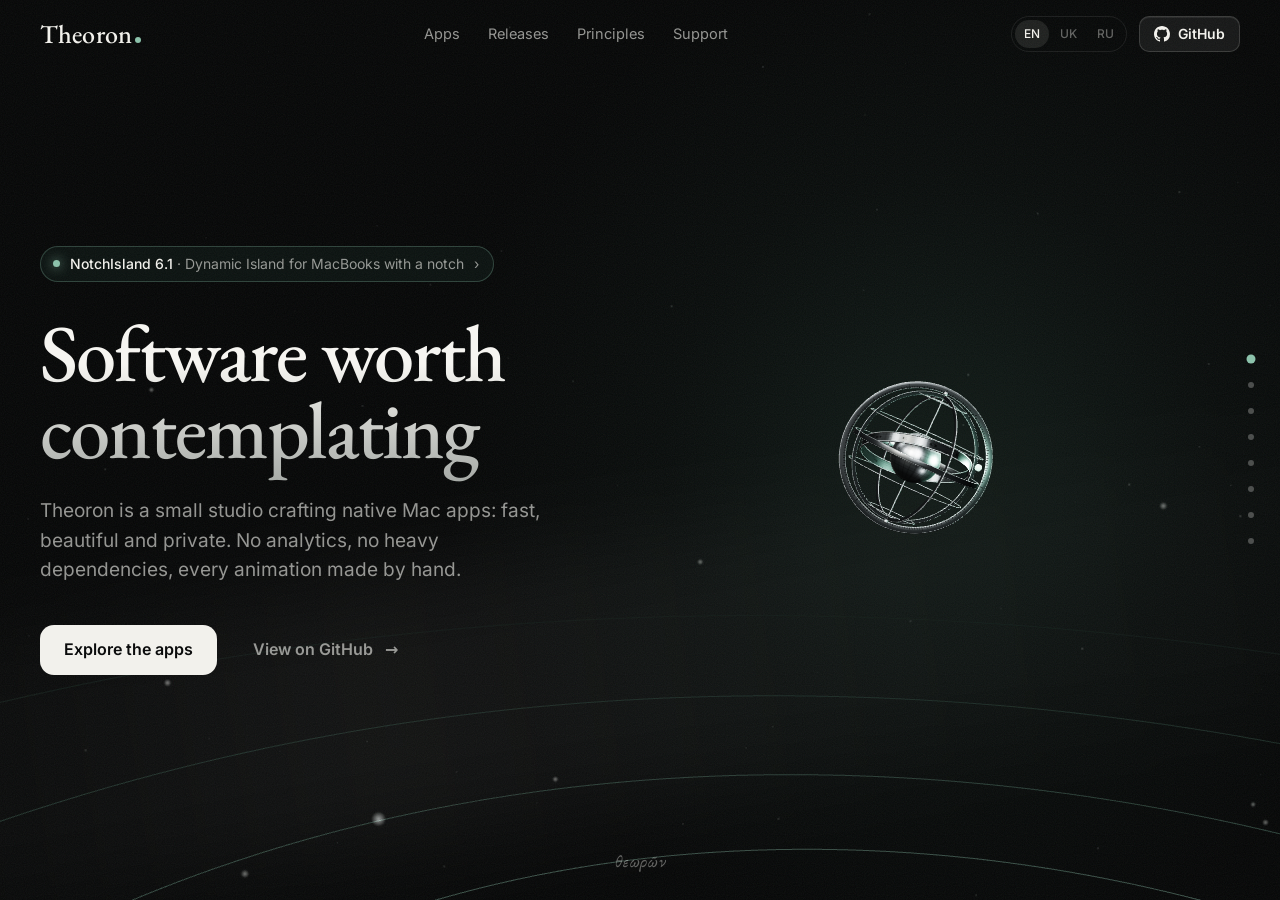
<file: index.html>
<!doctype html>
<html lang="en" class="no-js">
<head>
<meta charset="utf-8">
<meta name="viewport" content="width=device-width, initial-scale=1, viewport-fit=cover">
<title>Theoron — native apps for the Mac</title>
<meta name="description" content="Theoron is a small studio crafting native Mac apps: fast, beautiful and private. NotchIsland, Outputs and Conversio.">
<meta name="theme-color" content="#050606">
<link rel="canonical" href="https://theoron-apps.github.io/">
<meta property="og:type" content="website">
<meta property="og:site_name" content="Theoron">
<meta property="og:title" content="Theoron — software worth contemplating">
<meta property="og:description" content="A small studio crafting native Mac apps: fast, beautiful and private.">
<meta property="og:url" content="https://theoron-apps.github.io/">
<meta property="og:image" content="https://theoron-apps.github.io/assets/img/og-theoron.jpg">
<meta property="og:image:width" content="1200">
<meta property="og:image:height" content="630">
<meta name="twitter:card" content="summary_large_image">
<link rel="icon" href="favicon.ico?v=2" sizes="48x48">
<link rel="icon" href="favicon-32.png?v=2" type="image/png" sizes="32x32">
<link rel="icon" href="favicon-16.png?v=2" type="image/png" sizes="16x16">
<link rel="icon" href="assets/img/icon-192.png?v=2" type="image/png" sizes="192x192">
<link rel="manifest" href="site.webmanifest">
<link rel="apple-touch-icon" href="assets/img/apple-touch-icon.png?v=2">
<link rel="preload" href="assets/fonts/eb-garamond-latin-500-normal.woff2" as="font" type="font/woff2" crossorigin>
<link rel="preload" href="assets/fonts/inter-latin-400-normal.woff2" as="font" type="font/woff2" crossorigin>
<link rel="stylesheet" href="assets/css/site.css">
<script>document.documentElement.classList.replace('no-js', 'js');</script>
</head>
<body>
<a class="skip" href="#main" data-i18n="nav.skip">Skip to content</a>

<header class="nav" id="nav">
  <div class="progress" id="progress" aria-hidden="true"></div>
  <div class="wrap nav-in">
    <a class="logo" href="#top" aria-label="Theoron">Theoron<i></i></a>
    <nav class="nav-links" aria-label="Sections">
      <a href="#apps" data-i18n="nav.apps">Apps</a>
      <a href="#releases" data-i18n="nav.releases">Releases</a>
      <a href="#principles" data-i18n="nav.principles">Principles</a>
      <a href="#support" data-i18n="nav.support">Support</a>
    </nav>
    <div class="nav-end">
      <div class="lang" role="group" aria-label="Language">
        <button type="button" data-lang="en" aria-pressed="true">EN</button>
        <button type="button" data-lang="uk" aria-pressed="false">UK</button>
        <button type="button" data-lang="ru" aria-pressed="false">RU</button>
      </div>
      <a class="btn btn-glass btn-sm" href="https://github.com/theoron-apps">
        <svg viewBox="0 0 16 16" aria-hidden="true"><path fill="currentColor" d="M8 0C3.58 0 0 3.58 0 8c0 3.54 2.29 6.53 5.47 7.59.4.07.55-.17.55-.38 0-.19-.01-.82-.01-1.49-2.01.37-2.53-.49-2.69-.94-.09-.23-.48-.94-.82-1.13-.28-.15-.68-.52-.01-.53.63-.01 1.08.58 1.23.82.72 1.21 1.87.87 2.33.66.07-.52.28-.87.51-1.07-1.78-.2-3.64-.89-3.64-3.95 0-.87.31-1.59.82-2.15-.08-.2-.36-1.02.08-2.12 0 0 .67-.21 2.2.82.64-.18 1.32-.27 2-.27.68 0 1.36.09 2 .27 1.53-1.04 2.2-.82 2.2-.82.44 1.1.16 1.92.08 2.12.51.56.82 1.27.82 2.15 0 3.07-1.87 3.75-3.65 3.95.29.25.54.73.54 1.48 0 1.07-.01 1.93-.01 2.2 0 .21.15.46.55.38A8.013 8.013 0 0016 8c0-4.42-3.58-8-8-8z"/></svg>
        GitHub
      </a>
    </div>
  </div>
</header>

<main id="main">

<!-- ============================================================ hero -->
<section class="hero" id="top" data-scene="top">
<div class="hero-pin">
  <div class="hero-stage" aria-hidden="true">
    <canvas id="sphere"></canvas>
    <img class="sphere-fallback" src="assets/img/sphere.webp" alt="" loading="lazy" hidden>
  </div>
  <div class="grain" aria-hidden="true"></div>
  <div class="wrap hero-copy">
    <a class="pill" id="hero-pill" href="#releases">
      <span class="dot" aria-hidden="true"></span>
      <span><strong id="hero-pill-app">Conversio 1.6</strong> · <span id="hero-pill-text" data-i18n="conversio.tag">Windows games from Steam on your Mac</span></span>
      <span aria-hidden="true">›</span>
    </a>
    <h1 data-i18n-html="hero.title">Software worth<br>contemplating</h1>
    <p class="lead" data-i18n="hero.lead">Theoron is a small studio crafting native Mac apps: fast, beautiful and private. No analytics, no heavy dependencies, every animation made by hand.</p>
    <div class="cta">
      <a class="btn btn-solid btn-lg" href="#apps" data-i18n="hero.explore">Explore the apps</a>
      <a class="btn btn-ghost btn-lg" href="https://github.com/theoron-apps"><span data-i18n="hero.github">View on GitHub</span>&nbsp;→</a>
    </div>
  </div>
  <div class="hero-mark" aria-hidden="true">θεωρῶν</div>
</div>
</section>

<!-- ============================================================ apps -->
<section class="section" id="apps">
  <div class="glow" data-parallax="-0.12" style="top: 6%; left: -260px" aria-hidden="true"></div>
  <div class="glow" data-parallax="0.1" style="top: 58%; right: -300px" aria-hidden="true"></div>
  <div class="wrap">
    <header class="sec-head" data-reveal data-scene="apps">
      <p class="eyebrow" data-i18n="apps.eyebrow">Apps</p>
      <h2 data-split data-i18n="apps.title">Three apps, made slowly.</h2>
      <p class="sec-lead" data-i18n="apps.lead">Small, focused tools that feel like they came with your Mac. Each one does a single thing, and does it beautifully.</p>
    </header>

    <!-- NotchIsland -->
    <article class="app spot" id="notchisland" data-reveal data-scene="notchisland" data-scene-app>
      <div class="app-stage">
        <div class="notch-scene" role="group" aria-label="NotchIsland playing music in the MacBook notch" data-i18n-aria="notch.alt" data-notch-scene></div>
      </div>
      <div class="try" role="group" aria-label="Try NotchIsland" data-i18n-aria="try.aria">
        <span class="try-label" data-i18n="try.label">Click the island or try:</span>
        <button type="button" data-try="music"><svg viewBox="0 0 24 24"><path fill="currentColor" d="M9 17.5a3 3 0 1 1-2-2.83V5.6l12-2.4v11.3a3 3 0 1 1-2-2.83V7.3l-8 1.6v8.6Z"/></svg><span data-i18n="try.music">Music</span></button>
        <button type="button" data-try="charging"><svg viewBox="0 0 24 24"><path fill="currentColor" d="M13 2 5 13.5h5.5L9.5 22l8.5-11.5h-5.5Z"/></svg><span data-i18n="try.charging">Charging</span></button>
        <button type="button" data-try="airpods"><svg viewBox="0 0 24 24"><path fill="currentColor" d="M6.5 3a3.5 3.5 0 0 0-1 6.86V19a1.5 1.5 0 0 0 3 0V6.6A3.5 3.5 0 0 0 6.5 3Zm11 0a3.5 3.5 0 0 0-2 .6V19a1.5 1.5 0 0 0 3 0V9.86A3.5 3.5 0 0 0 17.5 3Z"/></svg><span>AirPods</span></button>
        <button type="button" data-try="timer" aria-pressed="false"><svg viewBox="0 0 24 24"><circle cx="12" cy="13" r="8" fill="none" stroke="currentColor" stroke-width="2"/><path d="M12 9v4.5l3 2M9.5 2.5h5" fill="none" stroke="currentColor" stroke-width="2" stroke-linecap="round"/></svg><span data-i18n="try.timer">Timer</span></button>
        <button type="button" data-try="agent"><svg viewBox="0 0 24 24"><path fill="currentColor" d="M12 2.5c.5 4.6 2.6 6.9 7.5 7.5-4.9.6-7 2.9-7.5 7.5-.5-4.6-2.6-6.9-7.5-7.5 4.9-.6 7-2.9 7.5-7.5Z"/></svg><span data-i18n="try.agent">AI agent</span></button>
      </div>
      <div class="app-body">
        <div>
          <div class="app-id">
            <img src="assets/img/notchisland-icon.png" width="72" height="72" alt="">
            <div><h3>NotchIsland</h3><p class="app-tag" data-i18n="notch.tag">Dynamic Island for MacBooks with a notch</p></div>
          </div>
          <p class="app-desc" data-i18n="notch.desc">Your notch becomes a living island: music, notifications, timers, files and your coding agents, right where your eyes already are.</p>
          <div class="app-cta">
            <a class="btn btn-solid" data-download="NotchIsland" href="https://github.com/theoron-apps/NotchIsland/releases/latest">
              <svg viewBox="0 0 16 16" aria-hidden="true"><path fill="none" stroke="currentColor" stroke-width="1.7" stroke-linecap="round" stroke-linejoin="round" d="M8 2v8.5M4 7l4 4 4-4M2.5 14h11"/></svg>
              <span data-i18n="app.download">Download</span>
            </a>
            <a class="btn btn-glass" href="/notchisland/"><span data-i18n="app.website">Website</span>&nbsp;↗</a>
            <a class="btn btn-ghost" href="https://github.com/theoron-apps/NotchIsland">GitHub&nbsp;→</a>
          </div>
          <p class="app-meta"><span data-version="NotchIsland">v6.1</span><span>macOS 15+</span><span data-i18n="app.languages3">English, Ukrainian, Russian</span></p>
        </div>
        <ul class="features">
          <li><span data-i18n-html="notch.f1"><b>Music</b> from Apple Music, Spotify and the browser, with a live equalizer and a glow around the island.</span></li>
          <li><span data-i18n-html="notch.f2"><b>AI agents</b>: see what Claude Code and Codex are doing, and when they need your permission.</span></li>
          <li><span data-i18n-html="notch.f3"><b>Notifications</b> for charging, AirPods, network and VPN, plus a compact volume bar.</span></li>
          <li><span data-i18n-html="notch.f4"><b>Shelf</b>: a file tray with AirDrop, clipboard history and a quick note.</span></li>
          <li><span data-i18n-html="notch.f5"><b>Stats</b>: CPU, memory, temperatures and power draw, one swipe away.</span></li>
        </ul>
      </div>
    </article>

    <!-- Outputs -->
    <article class="app spot" id="outputs" data-reveal data-scene="outputs" data-scene-app>
      <div class="app-stage">
        <div class="patch" aria-hidden="true">
          <svg viewBox="0 0 2400 1120" preserveAspectRatio="none">
            <path class="cable" pathLength="1" d="M800 560 C1120 690 1290 210 1584 206"/>
            <path class="cable" pathLength="1" d="M800 560 C1120 640 1290 450 1584 441"/>
            <path class="cable" pathLength="1" d="M800 560 C1120 600 1290 700 1584 677"/>
            <path class="cable" pathLength="1" d="M800 560 C1010 760 1180 1060 1330 1010"/>
            <circle cx="1330" cy="1010" r="13" fill="#2a2d2d" stroke="rgba(242,241,236,.35)" stroke-width="3"/>
            <path class="pulse" d="M800 560 C1120 690 1290 210 1584 206"/>
            <path class="pulse" d="M800 560 C1120 640 1290 450 1584 441"/>
            <path class="pulse" d="M800 560 C1120 600 1290 700 1584 677"/>
          </svg>
          <div class="patch-icon"><img src="assets/img/outputs-icon.png" width="512" height="512" alt=""></div>
          <div class="patch-outs">
            <div class="chip"><span class="jack"></span><span data-i18n="outputs.o1">Headphones</span><span class="meter"><i></i><i></i><i></i><i></i></span></div>
            <div class="chip"><span class="jack"></span><span data-i18n="outputs.o2">Speakers</span><span class="meter"><i></i><i></i><i></i><i></i></span></div>
            <div class="chip"><span class="jack"></span><span>AirPlay</span><span class="meter"><i></i><i></i><i></i><i></i></span></div>
            <div class="chip off"><span class="jack"></span><span>HDMI</span><span class="meter"><i></i><i></i><i></i><i></i></span></div>
          </div>
        </div>
      </div>
      <div class="app-body">
        <div>
          <div class="app-id">
            <img src="assets/img/outputs-icon.png" width="72" height="72" alt="">
            <div><h3>Outputs</h3><p class="app-tag" data-i18n="outputs.tag">Your Mac's sound on several outputs at once</p></div>
          </div>
          <p class="app-desc" data-i18n="outputs.desc">Play to Bluetooth and wired headphones, speakers, AirPlay and HDMI together. Every output gets its own volume, delay and EQ, and Outputs keeps them in sync.</p>
          <div class="app-cta">
            <a class="btn btn-solid" data-download="Outputs" href="https://github.com/theoron-apps/Outputs/releases/latest">
              <svg viewBox="0 0 16 16" aria-hidden="true"><path fill="none" stroke="currentColor" stroke-width="1.7" stroke-linecap="round" stroke-linejoin="round" d="M8 2v8.5M4 7l4 4 4-4M2.5 14h11"/></svg>
              <span data-i18n="app.download">Download</span>
            </a>
            <a class="btn btn-ghost" href="https://github.com/theoron-apps/Outputs">GitHub&nbsp;→</a>
          </div>
          <p class="app-meta"><span data-version="Outputs">v1.1</span><span>macOS 14.2+</span><span data-i18n="app.free">Free</span></p>
        </div>
        <ul class="features">
          <li><span data-i18n-html="outputs.f1"><b>Many outputs, one sound.</b> Pick any outputs from the menu bar and your Mac plays to all of them.</span></li>
          <li><span data-i18n-html="outputs.f2"><b>No Bluetooth lag.</b> Outputs lines everything up on its own and remembers each set of devices.</span></li>
          <li><span data-i18n-html="outputs.f3"><b>Per-app routing.</b> Music in one pair of headphones, a call in another.</span></li>
          <li><span data-i18n-html="outputs.f4"><b>A living patch bay.</b> Cables sag and swing; pull a plug out and that output winds down like a record.</span></li>
          <li><span data-i18n-html="outputs.f5"><b>No driver to install.</b> Quit Outputs and the sound goes back exactly as it was.</span></li>
        </ul>
      </div>
    </article>

    <!-- Conversio -->
    <article class="app spot" id="conversio" data-reveal data-scene="conversio" data-scene-app>
      <div class="app-stage">
        <img data-img-lang="assets/img/conversio-{lang}.webp" src="assets/img/conversio-en.webp" width="2400" height="1120" loading="lazy" decoding="async" alt="The Conversio game library on a Mac" data-i18n-alt="conversio.alt">
      </div>
      <div class="app-body">
        <div>
          <div class="app-id">
            <img src="assets/img/conversio-icon.png" width="72" height="72" alt="">
            <div><h3>Conversio</h3><p class="app-tag" data-i18n="conversio.tag">Windows games from Steam on your Mac</p></div>
          </div>
          <p class="app-desc" data-i18n="conversio.desc">Runs the Windows version of Steam and your games on Apple silicon, like CrossOver, but free. One click to set up, a library with Steam artwork, and settings for every game.</p>
          <div class="app-cta">
            <a class="btn btn-solid" data-download="Conversio" href="https://github.com/theoron-apps/Conversio/releases/latest">
              <svg viewBox="0 0 16 16" aria-hidden="true"><path fill="none" stroke="currentColor" stroke-width="1.7" stroke-linecap="round" stroke-linejoin="round" d="M8 2v8.5M4 7l4 4 4-4M2.5 14h11"/></svg>
              <span data-i18n="app.download">Download</span>
            </a>
            <a class="btn btn-glass" href="/Conversio/"><span data-i18n="app.website">Website</span>&nbsp;↗</a>
            <a class="btn btn-ghost" href="https://github.com/theoron-apps/Conversio">GitHub&nbsp;→</a>
          </div>
          <p class="app-meta"><span data-version="Conversio">v1.6</span><span>macOS 15+</span><span>Apple silicon</span><span data-i18n="app.free">Free</span></p>
        </div>
        <ul class="features">
          <li><span data-i18n-html="conversio.f1"><b>One-click setup.</b> Rosetta 2, Wine, DXVK and Steam for Windows, downloaded and installed for you.</span></li>
          <li><span data-i18n-html="conversio.f2"><b>Your Steam library</b> with covers, search and recently played games. Double-click to play.</span></li>
          <li><span data-i18n-html="conversio.f3"><b>DirectX 12</b> through D3DMetal from Apple's free Game Porting Toolkit.</span></li>
          <li><span data-i18n-html="conversio.f4"><b>Automatic graphics.</b> Picks D3DMetal or DXVK for every game and remembers what worked.</span></li>
          <li><span data-i18n-html="conversio.f5"><b>Bottles</b>: separate Windows installations, each with its own drive C: and settings.</span></li>
        </ul>
      </div>
    </article>
  </div>
</section>

<!-- ============================================================ releases -->
<section class="section" id="releases" data-scene="releases">
  <div class="wrap">
    <header class="sec-head" data-reveal>
      <p class="eyebrow" data-i18n="rel.eyebrow">Releases</p>
      <h2 data-split data-i18n="rel.title">Fresh from the workshop.</h2>
      <p class="sec-lead" data-i18n="rel.lead">Every app updates itself, but here is what changed lately.</p>
    </header>
    <ol class="releases-list" id="release-list" data-reveal></ol>
    <a class="rel-all" href="https://github.com/theoron-apps" data-reveal><span data-i18n="rel.all">All releases on GitHub</span>&nbsp;→</a>
  </div>
</section>

<div class="marquee" aria-hidden="true"><div class="marquee-track" data-marquee><span class="">NotchIsland</span><i>✦</i><span class="o">θεωρῶν</span><i>✦</i><span class="">Outputs</span><i>✦</i><span class="o">Conversio</span><i>✦</i><span class="">NotchIsland</span><i>✦</i><span class="o">θεωρῶν</span><i>✦</i><span class="">Outputs</span><i>✦</i><span class="o">Conversio</span><i>✦</i><span class="">NotchIsland</span><i>✦</i><span class="o">θεωρῶν</span><i>✦</i><span class="">Outputs</span><i>✦</i><span class="o">Conversio</span><i>✦</i><span class="">NotchIsland</span><i>✦</i><span class="o">θεωρῶν</span><i>✦</i><span class="">Outputs</span><i>✦</i><span class="o">Conversio</span><i>✦</i></div></div>

<!-- ============================================================ principles -->
<section class="section" id="principles" data-scene="principles">
  <div class="glow" data-parallax="-0.1" style="top: 10%; right: -280px" aria-hidden="true"></div>
  <div class="wrap">
    <header class="sec-head" data-reveal>
      <p class="eyebrow" data-i18n="pr.eyebrow">Principles</p>
      <h2 data-split data-i18n="pr.title">What we care about.</h2>
    </header>
    <div class="principles-grid">
      <article class="principle spot" data-reveal>
        <div class="num" aria-hidden="true">I</div>
        <h3 data-i18n="pr.1.t">Native</h3>
        <p data-i18n="pr.1.d">Built with Apple's own frameworks. No web wrappers and no heavy dependencies: apps that feel at home on a Mac and start in an instant.</p>
      </article>
      <article class="principle spot" data-reveal>
        <div class="num" aria-hidden="true">II</div>
        <h3 data-i18n="pr.2.t">Private</h3>
        <p data-i18n="pr.2.d">No analytics, no accounts, no tracking. Your data stays on your device. Even this website loads nothing from third parties.</p>
      </article>
      <article class="principle spot" data-reveal>
        <div class="num" aria-hidden="true">III</div>
        <h3 data-i18n="pr.3.t">Crafted</h3>
        <p data-i18n="pr.3.d">Animations, sound and haptics are designed with care: the small details you feel long before you notice them.</p>
      </article>
    </div>
  </div>
</section>

<!-- ============================================================ support -->
<section class="section" id="support" data-scene="support">
  <div class="wrap">
    <div class="support-card spot" data-reveal>
      <div>
        <p class="eyebrow" data-i18n="sup.eyebrow">Support</p>
        <h2 data-split data-i18n="sup.title">Made by an independent studio.</h2>
        <p class="sup-text" data-i18n="sup.text">No investors, no ads, no subscriptions. If our apps make your Mac a little better, you can support the work. It lets us spend more time on the details.</p>
        <div class="cta">
          <a class="btn btn-solid btn-lg" href="https://send.monobank.ua/jar/2jGp4yDQPd"><span class="heart" aria-hidden="true">♥</span><span data-i18n="sup.button">Support Theoron</span></a>
          <a class="btn btn-glass btn-lg" href="https://t.me/TheoronApps">
            <svg viewBox="0 0 24 24" aria-hidden="true"><path fill="currentColor" d="M21.4 4.3 18.2 19.5c-.24 1.06-.87 1.32-1.76.82l-4.86-3.58-2.34 2.25c-.26.26-.48.48-.98.48l.35-4.95 9-8.13c.39-.35-.09-.54-.6-.2L5.88 13.2 1.1 11.7c-1.04-.33-1.06-1.04.22-1.54L20.03 2.95c.87-.32 1.63.2 1.37 1.35Z"/></svg>
            Telegram
          </a>
        </div>
        <p class="sup-note" data-i18n="sup.note">Support goes through Ukrainian banks: a monobank jar.</p>
      </div>
      <div class="support-orbit" aria-hidden="true"><i></i><i></i><i></i><b></b><em></em></div>
    </div>
  </div>
</section>

</main>

<!-- ============================================================ footer -->
<footer data-scene="support">
  <div class="wrap">
    <div class="foot">
      <div>
        <a class="logo" href="#top">Theoron<i></i></a>
        <p class="motto" data-i18n="foot.motto">θεωρῶν — the one who contemplates</p>
      </div>
      <div>
        <h4 data-i18n="nav.apps">Apps</h4>
        <ul>
          <li><a href="/notchisland/">NotchIsland</a></li>
          <li><a href="#outputs">Outputs</a></li>
          <li><a href="/Conversio/">Conversio</a></li>
        </ul>
      </div>
      <div>
        <h4 data-i18n="foot.community">Community</h4>
        <ul>
          <li><a href="https://t.me/TheoronApps">Telegram</a></li>
          <li><a href="https://github.com/theoron-apps/discussions" data-i18n="foot.discussions">Discussions</a></li>
          <li><a href="https://github.com/theoron-apps">GitHub</a></li>
        </ul>
      </div>
    </div>
    <div class="foot-bottom">
      <span>© 2026 Theoron</span>
      <span data-i18n="foot.note">Made with care. No cookies, no trackers.</span>
    </div>
  </div>
</footer>

<nav class="scene-dots" aria-label="Sections">
  <button type="button" data-go="0"><span>Theoron</span></button>
  <button type="button" data-go="1"><span data-i18n="nav.apps">Apps</span></button>
  <button type="button" data-go="2"><span>NotchIsland</span></button>
  <button type="button" data-go="3"><span>Outputs</span></button>
  <button type="button" data-go="4"><span>Conversio</span></button>
  <button type="button" data-go="5"><span data-i18n="nav.releases">Releases</span></button>
  <button type="button" data-go="6"><span data-i18n="nav.principles">Principles</span></button>
  <button type="button" data-go="7"><span data-i18n="nav.support">Support</span></button>
</nav>

<script type="importmap">{ "imports": { "three": "./assets/vendor/three.module.min.js" } }</script>
<script type="module" src="assets/js/main.js"></script>
</body>
</html>
</file>
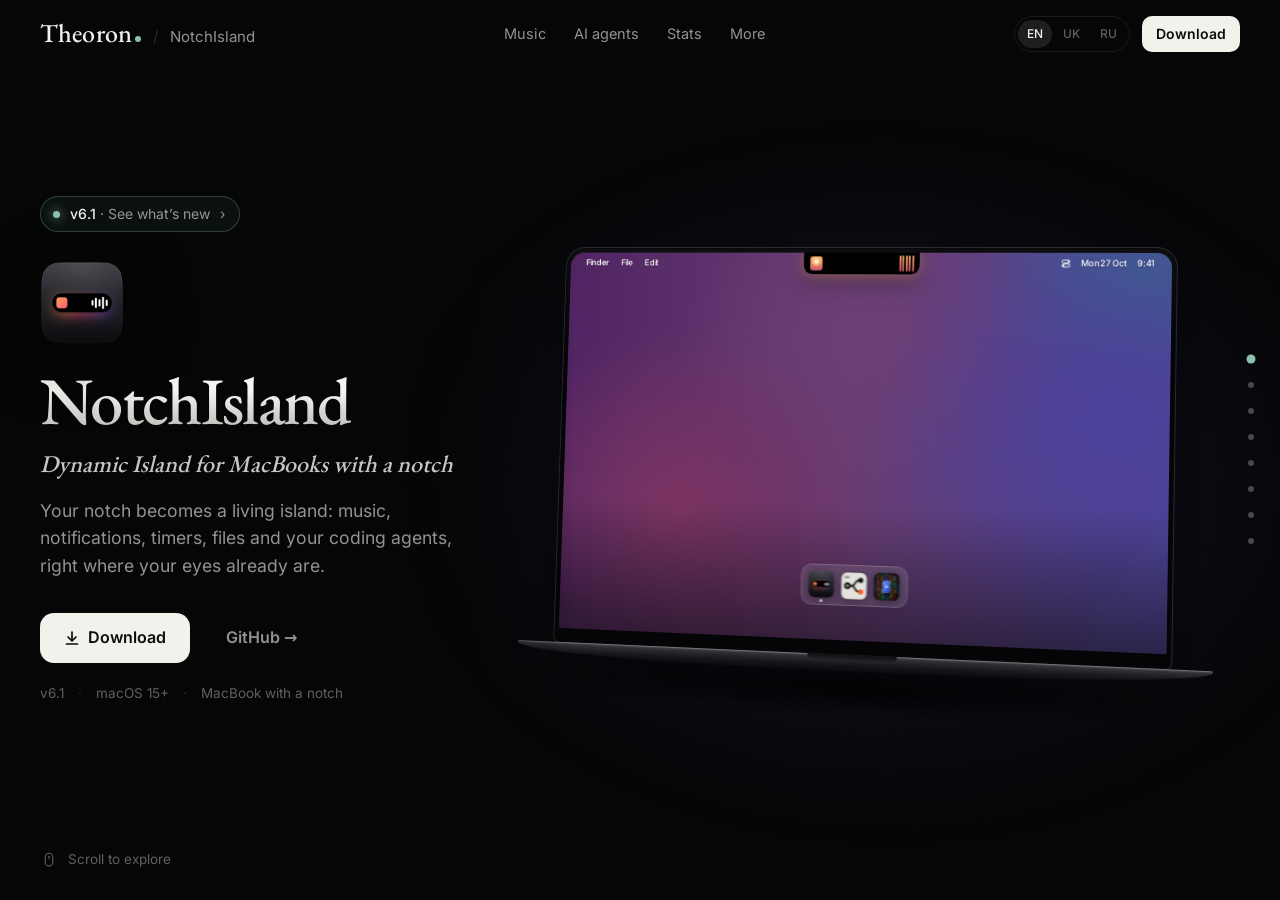
<file: notchisland/index.html>
<!doctype html>
<html lang="en" class="no-js" data-title-key="ni.meta.title" data-desc-key="ni.meta.description">
<head>
<meta charset="utf-8">
<meta name="viewport" content="width=device-width, initial-scale=1, viewport-fit=cover">
<title>NotchIsland — Dynamic Island for MacBooks with a notch</title>
<meta name="description" content="NotchIsland turns the MacBook notch into a living island: music from any player, AI coding agents, notifications, activities, stats and a fan speed limit.">
<meta name="theme-color" content="#050606">
<link rel="canonical" href="https://theoron-apps.github.io/notchisland/">
<meta property="og:type" content="website">
<meta property="og:site_name" content="Theoron">
<meta property="og:title" content="NotchIsland — Dynamic Island for MacBooks with a notch">
<meta property="og:description" content="Music, AI agents, notifications, activities and stats, right in the MacBook notch.">
<meta property="og:url" content="https://theoron-apps.github.io/notchisland/">
<meta property="og:image" content="https://theoron-apps.github.io/assets/img/og-notchisland.jpg">
<meta property="og:image:width" content="1200">
<meta property="og:image:height" content="630">
<meta name="twitter:card" content="summary_large_image">
<link rel="icon" href="/favicon.ico?v=2" sizes="48x48">
<link rel="icon" href="/favicon-32.png?v=2" type="image/png" sizes="32x32">
<link rel="icon" href="/favicon-16.png?v=2" type="image/png" sizes="16x16">
<link rel="icon" href="/assets/img/icon-192.png?v=2" type="image/png" sizes="192x192">
<link rel="manifest" href="/site.webmanifest">
<link rel="apple-touch-icon" href="/assets/img/apple-touch-icon.png?v=2">
<link rel="preload" href="/assets/fonts/eb-garamond-latin-500-normal.woff2" as="font" type="font/woff2" crossorigin>
<link rel="preload" href="/assets/fonts/inter-latin-400-normal.woff2" as="font" type="font/woff2" crossorigin>
<link rel="stylesheet" href="/assets/css/site.css">
<link rel="stylesheet" href="/assets/css/notchisland.css">
<script>document.documentElement.classList.replace('no-js', 'js');</script>
</head>
<body class="ni">
<a class="skip" href="#main" data-i18n="nav.skip">Skip to content</a>

<header class="nav" id="nav">
  <div class="progress" id="progress" aria-hidden="true"></div>
  <div class="wrap nav-in">
    <div class="crumbs">
      <a class="logo" href="/" aria-label="Theoron">Theoron<i></i></a>
      <a class="crumb" href="#top">NotchIsland</a>
    </div>
    <nav class="nav-links" aria-label="Sections">
      <a href="#music" data-i18n="ni.nav.music">Music</a>
      <a href="#agents" data-i18n="ni.nav.agents">AI agents</a>
      <a href="#stats" data-i18n="ni.nav.stats">Stats</a>
      <a href="#more" data-i18n="ni.nav.more">More</a>
    </nav>
    <div class="nav-end">
      <div class="lang" role="group" aria-label="Language">
        <button type="button" data-lang="en" aria-pressed="true">EN</button>
        <button type="button" data-lang="uk" aria-pressed="false">UK</button>
        <button type="button" data-lang="ru" aria-pressed="false">RU</button>
      </div>
      <a class="btn btn-solid btn-sm" href="#get" data-i18n="app.download">Download</a>
    </div>
  </div>
</header>

<main id="main">
<div class="ni-flow">

  <!-- The MacBook stays on stage while the scenes change; product.js drives the island and the camera. -->
  <div class="ni-stage" data-shot="top">
    <div class="ni-cam">
      <div class="ni-device">
        <div class="notch-scene" role="group" aria-label="A MacBook screen with NotchIsland. Click the island to open it." data-i18n-aria="ni.stage" data-notch-scene></div>
      </div>
      <div class="ni-base" aria-hidden="true"></div>
    </div>
  </div>

  <!-- ============================================================ hero -->
  <section class="ni-scene ni-hero" id="top" data-scene="top">
    <div class="wrap">
      <div class="ni-copy" data-reveal>
        <a class="pill" data-notes="NotchIsland" href="https://github.com/theoron-apps/NotchIsland/releases/latest">
          <span class="dot" aria-hidden="true"></span>
          <span><strong data-version="NotchIsland">v6.1</strong> · <span data-i18n="ni.pill">See what’s new</span></span>
          <span aria-hidden="true">›</span>
        </a>
        <div class="ni-title">
          <img src="/assets/img/notchisland-icon.png" width="88" height="88" alt="">
          <h1>NotchIsland</h1>
        </div>
        <p class="ni-tag" data-i18n="notch.tag">Dynamic Island for MacBooks with a notch</p>
        <p class="lead" data-i18n="notch.desc">Your notch becomes a living island: music, notifications, timers, files and your coding agents, right where your eyes already are.</p>
        <div class="cta">
          <a class="btn btn-solid btn-lg" data-download="NotchIsland" href="https://github.com/theoron-apps/NotchIsland/releases/latest">
            <svg viewBox="0 0 16 16" aria-hidden="true"><path fill="none" stroke="currentColor" stroke-width="1.7" stroke-linecap="round" stroke-linejoin="round" d="M8 2v8.5M4 7l4 4 4-4M2.5 14h11"/></svg>
            <span data-i18n="app.download">Download</span>
          </a>
          <a class="btn btn-ghost btn-lg" href="https://github.com/theoron-apps/NotchIsland">GitHub&nbsp;→</a>
        </div>
        <p class="app-meta"><span data-version="NotchIsland">v6.1</span><span>macOS 15+</span><span data-i18n="ni.req">MacBook with a notch</span></p>
      </div>
    </div>
    <p class="ni-hint" aria-hidden="true"><svg viewBox="0 0 24 24"><rect x="7" y="3" width="10" height="17" rx="5" fill="none" stroke="currentColor" stroke-width="1.5"/><path d="M12 7v3" stroke="currentColor" stroke-width="1.5" stroke-linecap="round"/></svg><span data-i18n="ni.hint">Scroll to explore</span></p>
  </section>

  <!-- ============================================================ music -->
  <section class="ni-scene" id="music" data-scene="music">
    <div class="wrap">
      <div class="ni-copy" data-reveal>
        <p class="eyebrow"><b>01</b><span data-i18n="ni.music.eyebrow">Music</span></p>
        <h2 data-split data-i18n="ni.music.title">Every song, right in the notch.</h2>
        <p class="ni-text" data-i18n="ni.music.text">Music and video from any player, not just Apple Music and Spotify: YouTube in Safari, Chrome and Brave, podcasts, VLC, IINA, Telegram songs, even FL Studio while it plays.</p>
        <ul class="ni-list">
          <li data-i18n-html="ni.music.l1"><b>Controls in the island</b>: title, time, seeking, play and skip.</li>
          <li data-i18n-html="ni.music.l2"><b>A live equalizer</b> in four styles that reacts to real sound, and a glow around the island.</li>
          <li data-i18n-html="ni.music.l3"><b>The video frame</b> and channel with the NotchIsland browser extension.</li>
        </ul>
        <p class="ni-try" data-i18n="ni.music.try">Go ahead: play, skip and seek.</p>
      </div>
    </div>
  </section>

  <!-- ============================================================ agents -->
  <section class="ni-scene" id="agents" data-scene="agents">
    <div class="wrap">
      <div class="ni-copy" data-reveal>
        <p class="eyebrow"><b>02</b><span data-i18n="ni.agents.eyebrow">AI agents</span></p>
        <h2 data-split data-i18n="ni.agents.title">Your coding agents, at a glance.</h2>
        <p class="ni-text" data-i18n="ni.agents.text">See what Claude Code, Codex, Cursor and Antigravity are doing while you work in another window.</p>
        <ul class="ni-list">
          <li data-i18n-html="ni.agents.l1"><b>At work</b>: the project and the current action, right under the notch.</li>
          <li data-i18n-html="ni.agents.l2"><b>Waiting for you</b>: the notch pulses and taps the trackpad when an agent needs permission.</li>
          <li data-i18n-html="ni.agents.l3"><b>Agents Office</b>: a cutaway room where every agent sits at its project’s desk.</li>
          <li data-i18n-html="ni.agents.l4"><b>Limits</b> for Claude, Codex and Cursor, with reset times and warnings.</li>
        </ul>
        <p class="ni-try" data-i18n="ni.agents.try">When it asks, click the island to approve.</p>
      </div>
    </div>
  </section>

  <!-- ============================================================ notifications -->
  <section class="ni-scene" id="notifications" data-scene="notifications">
    <div class="wrap">
      <div class="ni-copy" data-reveal>
        <p class="eyebrow"><b>03</b><span data-i18n="ni.notify.eyebrow">Notifications</span></p>
        <h2 data-split data-i18n="ni.notify.title">Small news, in the right place.</h2>
        <p class="ni-text" data-i18n="ni.notify.text">The island tells you what just happened, then shrinks back into the notch.</p>
        <ul class="ni-chips">
          <li data-chip="charging" data-i18n="ni.notify.c1">Charging</li>
          <li data-chip="airpods" data-i18n="ni.notify.c2">AirPods and Bluetooth</li>
          <li data-i18n="ni.notify.c3">Network and VPN</li>
          <li data-i18n="ni.notify.c4">Another Mac over Thunderbolt</li>
          <li data-i18n="ni.notify.c5">High temperature</li>
          <li data-i18n="ni.notify.c6">Bright screen on battery</li>
          <li data-i18n="ni.notify.c7">Volume</li>
        </ul>
      </div>
    </div>
  </section>

  <!-- ============================================================ activities -->
  <section class="ni-scene" id="activities" data-scene="activities">
    <div class="wrap">
      <div class="ni-copy" data-reveal>
        <p class="eyebrow"><b>04</b><span data-i18n="ni.act.eyebrow">Activities</span></p>
        <h2 data-split data-i18n="ni.act.title">Up to three things at once.</h2>
        <p class="ni-text" data-i18n="ni.act.text">A timer, Keep Awake, camera and microphone indicators and calls stay beside the island, in one of six styles.</p>
        <ul class="ni-list">
          <li data-i18n-html="ni.act.l1"><b>Timer</b> with a ring that empties as time runs out.</li>
          <li data-i18n-html="ni.act.l2"><b>Keep Awake</b>: your Mac stays awake for as long as you need.</li>
          <li data-i18n-html="ni.act.l3"><b>Camera and microphone</b>: always know when they are on.</li>
        </ul>
        <p class="ni-try ni-tip" data-i18n="ni.act.try">In the app, right-click the island for a quick menu: timer, Keep Awake, shelf and more.</p>
      </div>
    </div>
  </section>

  <!-- ============================================================ stats -->
  <section class="ni-scene" id="stats" data-scene="stats">
    <div class="wrap">
      <div class="ni-copy" data-reveal>
        <p class="eyebrow"><b>05</b><span data-i18n="ni.stats.eyebrow">Stats and battery</span></p>
        <h2 data-split data-i18n="ni.stats.title">Your Mac’s vital signs, one swipe away.</h2>
        <p class="ni-text" data-i18n="ni.stats.text">CPU, memory, GPU, disk, network, temperatures, power draw in watts and screen brightness in nits. Click Memory to see what is using it, and quit apps right from the island.</p>
        <div class="ni-fan spot">
          <span class="ni-badge" data-i18n="ni.stats.badge">New in 6.1</span>
          <h3 data-i18n="ni.stats.fan">Fan speed limit</h3>
          <p data-i18n="ni.stats.fanText">Hover over the fan ring and scroll: 100 rpm steps, from Auto down to full silence. Above a temperature you choose, the fans go back to automatic on their own.</p>
          <small data-i18n="ni.stats.fanNote">Apple silicon Macs with fans.</small>
        </div>
        <p class="ni-try" data-i18n="ni.stats.try">Try it here: hover over the Fans ring and scroll.</p>
      </div>
    </div>
  </section>

  <!-- ============================================================ more -->
  <section class="ni-scene ni-more" id="more" data-scene="more">
    <div class="wrap">
      <div class="ni-copy" data-reveal>
        <p class="eyebrow"><b>06</b><span data-i18n="ni.more.eyebrow">And more</span></p>
        <h2 data-split data-i18n="ni.more.title">Everything in its place.</h2>
        <div class="ni-cards">
          <article class="ni-card spot">
            <svg viewBox="0 0 24 24" aria-hidden="true"><path d="M3 13.5h5l1.6 2.5h4.8l1.6-2.5h5M3 13.5 5.6 6h12.8l2.6 7.5V19H3z"/></svg>
            <h3 data-i18n="ni.more.shelf">Shelf</h3>
            <p data-i18n="ni.more.shelfText">A file tray with AirDrop, conversion and PDF password removal, clipboard history and a quick note.</p>
          </article>
          <article class="ni-card spot">
            <svg viewBox="0 0 24 24" aria-hidden="true"><rect x="3.5" y="3.5" width="6.5" height="6.5" rx="1.4"/><rect x="14" y="3.5" width="6.5" height="6.5" rx="1.4"/><rect x="3.5" y="14" width="6.5" height="6.5" rx="1.4"/><path d="M14 14h3v3M20.5 14v6.5H17M14 20.5h.01"/></svg>
            <h3 data-i18n="ni.more.qr">QR scanner</h3>
            <p data-i18n="ni.more.qrText">Finds QR codes on your screen and offers the right action: open a link, join Wi‑Fi, add a contact.</p>
          </article>
          <article class="ni-card spot">
            <svg viewBox="0 0 24 24" aria-hidden="true"><circle cx="9.5" cy="12" r="2"/><circle cx="14.5" cy="12" r="2"/><path d="M5.5 8.5 3 12l2.5 3.5M18.5 8.5 21 12l-2.5 3.5"/></svg>
            <h3 data-i18n="ni.more.gest">Gestures</h3>
            <p data-i18n="ni.more.gestText">Swipe with two fingers to switch pages or tuck the island into the notch, with trackpad haptics.</p>
          </article>
          <article class="ni-card spot">
            <svg viewBox="0 0 24 24" aria-hidden="true"><path d="M11 3.5c.5 4.4 2.5 6.4 7 7-4.5.6-6.5 2.6-7 7-.5-4.4-2.5-6.4-7-7 4.5-.6 6.5-2.6 7-7ZM18.5 15c.2 1.8.9 2.6 2.5 2.8-1.6.2-2.3 1-2.5 2.7-.2-1.7-.9-2.5-2.5-2.7 1.6-.2 2.3-1 2.5-2.8Z"/></svg>
            <h3 data-i18n="ni.more.tour">Tour and What’s New</h3>
            <p data-i18n="ni.more.tourText">A short tour on first launch, and what’s new right in the island after every update.</p>
          </article>
          <article class="ni-card spot">
            <svg viewBox="0 0 24 24" aria-hidden="true"><path d="M19.5 12a7.5 7.5 0 1 1-2.2-5.3M19.5 4v4h-4"/></svg>
            <h3 data-i18n="ni.more.upd">Updates</h3>
            <p data-i18n="ni.more.updText">The island checks for new versions and tells you when one is out.</p>
          </article>
          <article class="ni-card spot">
            <svg viewBox="0 0 24 24" aria-hidden="true"><rect x="5" y="10.5" width="14" height="10" rx="2.5"/><path d="M8.5 10.5V8a3.5 3.5 0 0 1 7 0v2.5"/></svg>
            <h3 data-i18n="ni.more.priv">Private</h3>
            <p data-i18n="ni.more.privText">No analytics. Clipboard history, notes and settings stay on your Mac.</p>
          </article>
        </div>
      </div>
    </div>
  </section>

</div>

<!-- ============================================================ download -->
<section class="ni-scene ni-get" id="get" data-scene="get">
  <div class="wrap">
    <div class="ni-copy" data-reveal>
      <img class="ni-get-icon" src="/assets/img/notchisland-icon.png" width="112" height="112" alt="">
      <p class="eyebrow" data-i18n="ni.get.eyebrow">Download</p>
      <h2 data-split data-i18n="ni.get.title">Get NotchIsland.</h2>
      <p class="ni-text" data-i18n="ni.get.text">For MacBooks with a notch, on macOS 15 Sequoia or later. Other displays work too, as an option.</p>
      <div class="cta">
        <a class="btn btn-solid btn-lg" data-download="NotchIsland" href="https://github.com/theoron-apps/NotchIsland/releases/latest">
          <svg viewBox="0 0 16 16" aria-hidden="true"><path fill="none" stroke="currentColor" stroke-width="1.7" stroke-linecap="round" stroke-linejoin="round" d="M8 2v8.5M4 7l4 4 4-4M2.5 14h11"/></svg>
          <span data-i18n="app.download">Download</span><span class="ver" data-version="NotchIsland">v6.1</span>
        </a>
        <a class="btn btn-glass btn-lg" data-notes="NotchIsland" href="https://github.com/theoron-apps/NotchIsland/releases/latest"><span data-i18n="ni.get.notes">Release notes</span>&nbsp;↗</a>
        <a class="btn btn-ghost btn-lg" href="https://github.com/theoron-apps/NotchIsland">GitHub&nbsp;→</a>
      </div>
      <p class="ni-steps-title" data-i18n="ni.get.steps">First launch</p>
      <ol class="ni-steps">
        <li data-i18n-html="ni.get.s1">Download the DMG and drag <b>NotchIsland</b> into <b>Applications</b>.</li>
        <li data-i18n-html="ni.get.s2">Open it. macOS says it can’t verify the developer: click <b>Done</b>.</li>
        <li data-i18n-html="ni.get.s3">Open <b>System Settings → Privacy &amp; Security</b> and scroll down to <b>Security</b>.</li>
        <li data-i18n-html="ni.get.s4">Click <b>Open Anyway</b> and confirm with your password or Touch ID.</li>
        <li data-i18n-html="ni.get.s5">Launch NotchIsland again. A short tour shows you around.</li>
      </ol>
      <p class="ni-why" data-i18n="ni.get.why">The app isn’t signed with a paid Apple Developer ID yet, so macOS asks you to confirm the first launch once.</p>
    </div>
  </div>
</section>

</main>

<!-- ============================================================ footer -->
<footer data-scene="get">
  <div class="wrap">
    <div class="foot">
      <div>
        <a class="logo" href="/">Theoron<i></i></a>
        <p class="motto" data-i18n="foot.motto">θεωρῶν — the one who contemplates</p>
      </div>
      <div>
        <h4 data-i18n="nav.apps">Apps</h4>
        <ul>
          <li><a href="/notchisland/">NotchIsland</a></li>
          <li><a href="/#outputs">Outputs</a></li>
          <li><a href="/Conversio/">Conversio</a></li>
        </ul>
      </div>
      <div>
        <h4 data-i18n="foot.community">Community</h4>
        <ul>
          <li><a href="https://t.me/TheoronApps">Telegram</a></li>
          <li><a href="https://github.com/theoron-apps/discussions" data-i18n="foot.discussions">Discussions</a></li>
          <li><a href="https://github.com/theoron-apps">GitHub</a></li>
        </ul>
      </div>
    </div>
    <div class="foot-bottom">
      <span>© 2026 Theoron</span>
      <span data-i18n="foot.note">Made with care. No cookies, no trackers.</span>
    </div>
  </div>
</footer>

<nav class="scene-dots" aria-label="Sections">
  <button type="button" data-go="0"><span>NotchIsland</span></button>
  <button type="button" data-go="1"><span data-i18n="ni.music.eyebrow">Music</span></button>
  <button type="button" data-go="2"><span data-i18n="ni.agents.eyebrow">AI agents</span></button>
  <button type="button" data-go="3"><span data-i18n="ni.notify.eyebrow">Notifications</span></button>
  <button type="button" data-go="4"><span data-i18n="ni.act.eyebrow">Activities</span></button>
  <button type="button" data-go="5"><span data-i18n="ni.stats.eyebrow">Stats and battery</span></button>
  <button type="button" data-go="6"><span data-i18n="ni.more.eyebrow">And more</span></button>
  <button type="button" data-go="7"><span data-i18n="app.download">Download</span></button>
</nav>

<script type="module" src="/assets/js/product.js"></script>
</body>
</html>
</file>
<file: assets/css/site.css>
/* Theoron — site styles. Fonts are self-hosted: the site makes no third-party requests. */

@font-face { font-family: "EB Garamond"; font-weight: 500; font-display: swap; src: url(../fonts/eb-garamond-latin-500-normal.woff2) format("woff2"); unicode-range: U+0000-00FF, U+0131, U+0152-0153, U+02BB-02BC, U+02C6, U+02DA, U+02DC, U+2000-206F, U+20AC, U+2122, U+2191, U+2193, U+2212, U+2215, U+FEFF, U+FFFD; }
@font-face { font-family: "EB Garamond"; font-weight: 500; font-display: swap; src: url(../fonts/eb-garamond-cyrillic-500-normal.woff2) format("woff2"); unicode-range: U+0301, U+0400-045F, U+0490-0491, U+04B0-04B1, U+2116; }
@font-face { font-family: "EB Garamond"; font-weight: 500; font-display: swap; src: url(../fonts/eb-garamond-greek-500-normal.woff2) format("woff2"); unicode-range: U+0370-0377, U+037A-037F, U+0384-038A, U+038C, U+038E-03A1, U+03A3-03FF; }
@font-face { font-family: "EB Garamond"; font-weight: 500; font-display: swap; src: url(../fonts/eb-garamond-greek-ext-500-normal.woff2) format("woff2"); unicode-range: U+1F00-1FFF; }
@font-face { font-family: Inter; font-weight: 400; font-display: swap; src: url(../fonts/inter-latin-400-normal.woff2) format("woff2"); unicode-range: U+0000-00FF, U+2000-206F, U+2122, U+2190-2193; }
@font-face { font-family: Inter; font-weight: 400; font-display: swap; src: url(../fonts/inter-cyrillic-400-normal.woff2) format("woff2"); unicode-range: U+0301, U+0400-045F, U+0490-0491, U+04B0-04B1, U+2116; }
@font-face { font-family: Inter; font-weight: 500; font-display: swap; src: url(../fonts/inter-latin-500-normal.woff2) format("woff2"); unicode-range: U+0000-00FF, U+2000-206F, U+2122, U+2190-2193; }
@font-face { font-family: Inter; font-weight: 500; font-display: swap; src: url(../fonts/inter-cyrillic-500-normal.woff2) format("woff2"); unicode-range: U+0301, U+0400-045F, U+0490-0491, U+04B0-04B1, U+2116; }
@font-face { font-family: Inter; font-weight: 600; font-display: swap; src: url(../fonts/inter-latin-600-normal.woff2) format("woff2"); unicode-range: U+0000-00FF, U+2000-206F, U+2122, U+2190-2193; }
@font-face { font-family: Inter; font-weight: 600; font-display: swap; src: url(../fonts/inter-cyrillic-600-normal.woff2) format("woff2"); unicode-range: U+0301, U+0400-045F, U+0490-0491, U+04B0-04B1, U+2116; }

:root {
  --bg: #050606;
  --bg-2: #0b0d0d;
  --card: rgba(242, 241, 236, .035);
  --ink: #f2f1ec;
  --muted: rgba(242, 241, 236, .6);
  --faint: rgba(242, 241, 236, .38);
  --line: rgba(242, 241, 236, .09);
  --line-2: rgba(242, 241, 236, .16);
  --green: #8cc2ab;
  --green-deep: #3f7561;
  --serif: "EB Garamond", "Iowan Old Style", Georgia, serif;
  --sans: Inter, -apple-system, BlinkMacSystemFont, "Segoe UI", system-ui, sans-serif;
  --wrap: 1200px;
  --gutter: max(24px, env(safe-area-inset-left));
  --ease: cubic-bezier(.2, .7, .1, 1);
  color-scheme: dark;
}

* { box-sizing: border-box; margin: 0; padding: 0; }
html { background: var(--bg); scroll-behavior: smooth; scroll-padding-top: 80px; -webkit-text-size-adjust: 100%; }
body { background: var(--bg); color: var(--ink); font: 400 16px/1.55 var(--sans); -webkit-font-smoothing: antialiased; -moz-osx-font-smoothing: grayscale; overflow-x: hidden; }
main, footer { overflow-x: clip; }
a { color: inherit; text-decoration: none; }
img { display: block; max-width: 100%; }
[hidden] { display: none !important; }
button { font: inherit; color: inherit; background: none; border: 0; cursor: pointer; }
:focus-visible { outline: 2px solid var(--green); outline-offset: 3px; border-radius: 6px; }
::selection { background: rgba(140, 194, 171, .35); }

.wrap { width: 100%; max-width: calc(var(--wrap) + 2 * var(--gutter)); margin: 0 auto; padding: 0 var(--gutter); }
.skip { position: absolute; left: -9999px; top: 8px; z-index: 100; padding: 8px 14px; border-radius: 10px; background: var(--ink); color: #000; }
.skip:focus { left: 8px; }

/* ---------------------------------------------------------------- buttons */
.btn { display: inline-flex; align-items: center; justify-content: center; gap: 8px; height: 44px; padding: 0 20px; border-radius: 12px;
  font-size: 15px; font-weight: 600; white-space: nowrap; transition: background .25s, border-color .25s, color .25s, transform .2s var(--ease); }
.btn:active { transform: scale(.98); }
.btn svg { width: 16px; height: 16px; flex: none; }
.btn-solid { background: var(--ink); color: #0b0c0c; }
.btn-solid:hover { background: #fff; }
.btn-glass { background: rgba(242, 241, 236, .07); border: 1px solid var(--line-2); box-shadow: inset 0 1px 0 rgba(255, 255, 255, .07); }
.btn-glass:hover { background: rgba(242, 241, 236, .12); }
.btn-ghost { color: var(--muted); padding: 0 12px; }
.btn-ghost:hover { color: var(--ink); }
.btn-lg { height: 50px; padding: 0 24px; font-size: 16px; border-radius: 14px; }
.btn-sm { height: 36px; padding: 0 14px; font-size: 14px; border-radius: 10px; }

/* ---------------------------------------------------------------- nav */
.nav { position: fixed; inset: 0 0 auto; z-index: 200; /* above every scene (scenes use 30-60) */ transition: background .3s, border-color .3s, backdrop-filter .3s; border-bottom: 1px solid transparent; }
.nav.scrolled { background: rgba(5, 6, 6, .72); backdrop-filter: saturate(140%) blur(18px); -webkit-backdrop-filter: saturate(140%) blur(18px); border-color: var(--line); }
.progress { position: absolute; left: 0; right: 0; top: 0; height: 2px; background: linear-gradient(90deg, var(--green-deep), var(--green)); transform-origin: 0 50%; transform: scaleX(0); }
.nav-in { display: flex; align-items: center; gap: 32px; height: 68px; }
.logo { font-family: var(--serif); font-weight: 500; font-size: 26px; line-height: 1; letter-spacing: .005em; display: inline-flex; align-items: baseline; }
.logo i { width: 6px; height: 6px; border-radius: 50%; background: var(--green); margin-left: 3px; }
.nav-links { display: flex; gap: 28px; margin: 0 auto; font-size: 14.5px; color: var(--muted); }
.nav-links a { transition: color .2s; }
.nav-links a:hover { color: var(--ink); }
.nav-end { display: flex; align-items: center; gap: 12px; }
.lang { display: flex; gap: 2px; padding: 3px; border: 1px solid var(--line); border-radius: 999px; font-size: 12px; font-weight: 500; }
.lang button { padding: 5px 9px; border-radius: 999px; color: var(--faint); transition: color .2s, background .2s; }
.lang button:hover { color: var(--ink); }
.lang button[aria-pressed="true"] { background: rgba(242, 241, 236, .1); color: var(--ink); }

/* ---------------------------------------------------------------- hero */
.hero { position: relative; }
.hero-pin { position: relative; min-height: max(760px, 100svh); display: flex; align-items: center; overflow: hidden; isolation: isolate; }
.hero-copy { translate: calc(var(--px, 0) * -22px) calc(var(--py, 0) * -14px); }
.hero-pin::after { translate: calc(var(--px, 0) * 46px) calc(var(--py, 0) * 34px); }
.hero-pin::before { translate: calc(var(--px, 0) * 70px) calc(var(--py, 0) * 20px); }
.hero-pin::before { content: ""; position: absolute; z-index: -3; left: -20%; right: -20%; top: 60%; height: 260px; transform: rotate(-9deg); filter: blur(44px);
  background: linear-gradient(90deg, transparent, rgba(242, 241, 236, .05) 35%, rgba(242, 241, 236, .018) 70%, transparent); }
.hero-pin::after { content: ""; position: absolute; z-index: -3; width: 1000px; height: 1000px; right: -160px; top: 50%; transform: translateY(-50%);
  background: radial-gradient(closest-side, rgba(63, 117, 97, .17), rgba(63, 117, 97, .05) 55%, transparent); }
.hero-stage { position: absolute; inset: 0; z-index: -1; }
#sphere { width: 100%; height: 100%; display: block; opacity: 0; transition: opacity 1.4s var(--ease); }
#sphere.ready { opacity: 1; }
.sphere-fallback { position: absolute; width: min(46vw, 620px); right: max(2vw, calc((100vw - 1200px) / 2 - 20px)); top: 50%; transform: translateY(-50%); }
.grain { position: absolute; inset: 0; z-index: 1; pointer-events: none; opacity: .07; mix-blend-mode: overlay;
  background-image: url("data:image/svg+xml,%3Csvg xmlns='http://www.w3.org/2000/svg' width='160' height='160'%3E%3Cfilter id='n'%3E%3CfeTurbulence type='fractalNoise' baseFrequency='.9' numOctaves='2' stitchTiles='stitch'/%3E%3C/filter%3E%3Crect width='100%25' height='100%25' filter='url(%23n)'/%3E%3C/svg%3E"); }
.hero-copy { position: relative; z-index: 2; padding-top: 110px; padding-bottom: 90px; }
.hero-copy { pointer-events: none; will-change: transform, opacity; }
.hero-copy > * { max-width: 600px; pointer-events: auto; animation: rise 1.2s var(--ease) both; }
.hero-copy > :nth-child(1) { animation-delay: .15s; } .hero-copy > :nth-child(2) { animation-delay: .3s; }
.hero-copy > :nth-child(3) { animation-delay: .45s; } .hero-copy > :nth-child(4) { animation-delay: .6s; }
@keyframes rise { from { opacity: 0; transform: translateY(28px); filter: blur(6px); } }
#sphere { touch-action: pan-y; }
.pill { display: inline-flex; align-items: center; gap: 10px; min-height: 34px; padding: 6px 14px 6px 12px; border-radius: 999px; font-size: 14px; color: var(--muted);
  border: 1px solid rgba(140, 194, 171, .28); background: rgba(63, 117, 97, .1); transition: border-color .25s, background .25s; }
.pill:hover { border-color: rgba(140, 194, 171, .55); background: rgba(63, 117, 97, .16); }
.pill .dot { width: 7px; height: 7px; flex: none; border-radius: 50%; background: var(--green); box-shadow: 0 0 12px var(--green); animation: breathe 3s ease-in-out infinite; }
.pill strong { font-weight: 500; color: var(--ink); }
@keyframes breathe { 50% { opacity: .45; } }
h1 { margin: 30px 0 26px; font-family: var(--serif); font-weight: 500; font-size: clamp(52px, 6.3vw, 96px); line-height: .95; letter-spacing: -.025em;
  background: linear-gradient(180deg, #f6f5f1 30%, #a5a9a5); -webkit-background-clip: text; background-clip: text; color: transparent; padding: .04em 0 .2em; margin-bottom: 12px; }
.lead { font-size: 19px; line-height: 1.55; color: var(--muted); max-width: 520px; }
.cta { display: flex; flex-wrap: wrap; gap: 12px; margin-top: 40px; align-items: center; }
.hero-mark { position: absolute; z-index: 2; bottom: 26px; left: 50%; transform: translateX(-50%); font-family: var(--serif); font-style: italic; font-size: 17px; letter-spacing: .04em; color: var(--faint); }

/* ---------------------------------------------------------------- sections */
section { position: relative; }
.section { padding: 150px 0 0; }
.sec-head { max-width: 720px; margin-bottom: 64px; }
.eyebrow { display: flex; align-items: center; gap: 12px; font-size: 12.5px; font-weight: 500; letter-spacing: .16em; text-transform: uppercase; color: var(--faint); margin-bottom: 18px; }
.eyebrow::before { content: ""; width: 26px; height: 1px; background: var(--line-2); }
h2 { font-family: var(--serif); font-weight: 500; font-size: clamp(40px, 4.6vw, 64px); line-height: 1.02; letter-spacing: -.02em; }
.w { display: inline-block; overflow: hidden; vertical-align: top; padding-bottom: .14em; margin-bottom: -.14em; }
.w > span { display: inline-block; transform: translateY(108%); transition: transform 1.1s var(--ease); transition-delay: calc(var(--i) * 55ms + .1s); }
.in .w > span { transform: none; }
.sec-lead { margin-top: 18px; font-size: 18px; color: var(--muted); max-width: 600px; }

/* ---------------------------------------------------------------- apps */
.app { position: relative; border-radius: 28px; overflow: hidden; background: linear-gradient(180deg, rgba(242, 241, 236, .045), rgba(242, 241, 236, .015));
  border: 1px solid var(--line); box-shadow: inset 0 1px 0 rgba(255, 255, 255, .05); }
.app + .app { margin-top: 32px; }
.app-stage { container-type: inline-size; position: relative; aspect-ratio: 2400 / 1120; overflow: hidden; background: #08090a; border-bottom: 1px solid var(--line); }
.app-stage > img { width: 100%; height: 100%; object-fit: cover; transform: scale(1.04); will-change: transform; }
.app[data-reveal] { transform: perspective(1400px) translateY(80px) rotateX(10deg) scale(.96); transform-origin: 50% 0; transition: opacity 1.1s var(--ease), transform 1.4s var(--ease); }
.app[data-reveal].in { transform: none; }
.app .features li { opacity: 0; transform: translateX(-14px); transition: opacity .8s var(--ease), transform .8s var(--ease); }
.app.in .features li { opacity: 1; transform: none; }
.app.in .features li:nth-child(1) { transition-delay: .35s; } .app.in .features li:nth-child(2) { transition-delay: .43s; }
.app.in .features li:nth-child(3) { transition-delay: .51s; } .app.in .features li:nth-child(4) { transition-delay: .59s; }
.app.in .features li:nth-child(5) { transition-delay: .67s; }
.spot { isolation: isolate; }
.spot::before { content: ""; position: absolute; inset: 0; z-index: -1; border-radius: inherit; pointer-events: none; opacity: 0; transition: opacity .5s;
  background: radial-gradient(520px circle at var(--mx, 50%) var(--my, 50%), rgba(140, 194, 171, .11), transparent 45%); }
.spot:hover::before { opacity: 1; }
.principle, .support-card { position: relative; }
.app-body { display: grid; grid-template-columns: minmax(0, 5fr) minmax(0, 6fr); gap: 56px; padding: 44px 48px 48px; }
.app-id { display: flex; align-items: center; gap: 18px; }
.app-id img { width: 72px; height: 72px; filter: drop-shadow(0 10px 24px rgba(0, 0, 0, .45)); }
.app h3 { font-family: var(--serif); font-weight: 500; font-size: 40px; line-height: 1; letter-spacing: -.01em; }
.app-tag { margin-top: 8px; color: var(--muted); font-size: 16px; }
.app-desc { margin-top: 26px; color: var(--muted); font-size: 16.5px; max-width: 440px; }
.app-cta { display: flex; flex-wrap: wrap; gap: 8px; margin-top: 30px; }
.app-meta { margin-top: 18px; font-size: 13.5px; color: var(--faint); display: flex; flex-wrap: wrap; gap: 6px 14px; }
.app-meta span + span::before { content: "·"; margin-right: 14px; color: var(--line-2); }
.features { list-style: none; display: grid; gap: 0; align-content: start; }
.features li { display: grid; grid-template-columns: 26px 1fr; gap: 10px; padding: 15px 0; border-top: 1px solid var(--line); color: var(--muted); font-size: 15.5px; }
.features li:last-child { border-bottom: 1px solid var(--line); }
.features li::before { content: ""; width: 7px; height: 7px; margin: 8px 0 0 2px; border-radius: 50%; border: 1.5px solid var(--green); }
.features b { color: var(--ink); font-weight: 500; }

/* NotchIsland stage: the island drawn in HTML, sized in container units so it stays sharp */
.notch-scene { position: absolute; inset: 0; background: #0c0b10; overflow: hidden; }
.notch-scene .mac { position: absolute; left: 9.4cqw; right: 9.4cqw; top: 5cqw; bottom: -4cqw; border-radius: 3.4cqw 3.4cqw 0 0; padding: .9cqw .9cqw 0;
  background: #050507; box-shadow: 0 0 0 .1cqw rgba(255, 255, 255, .07) inset, 0 3cqw 8cqw rgba(0, 0, 0, .6); }
.notch-scene .screen { position: relative; height: 100%; border-radius: 2.5cqw 2.5cqw 0 0; overflow: hidden;
  background: radial-gradient(48% 70% at 20% 68%, #7a3360 0%, rgba(122, 51, 96, 0) 70%), radial-gradient(50% 80% at 90% 42%, #4a3f98 0%, rgba(74, 63, 152, 0) 72%),
  radial-gradient(45% 55% at 52% 22%, #6a3e74 0%, rgba(106, 62, 116, 0) 72%), radial-gradient(40% 50% at 96% 6%, #3a5f8c 0%, rgba(58, 95, 140, 0) 70%),
  linear-gradient(90deg, #4e2360 0%, #663b70 48%, #4b4290 100%); }
.notch-scene .screen::before { content: ""; position: absolute; inset: 0; opacity: .09; mix-blend-mode: overlay;
  background-image: url("data:image/svg+xml,%3Csvg xmlns='http://www.w3.org/2000/svg' width='200' height='200'%3E%3Cfilter id='n'%3E%3CfeTurbulence type='fractalNoise' baseFrequency='.85' numOctaves='2' stitchTiles='stitch'/%3E%3C/filter%3E%3Crect width='100%25' height='100%25' filter='url(%23n)'/%3E%3C/svg%3E"); }
.notch-scene .screen::after { content: ""; position: absolute; inset: auto 0 0; height: 35%; background: linear-gradient(rgba(12, 11, 16, 0), rgba(12, 11, 16, .55)); }
.notch-scene .menubar { position: absolute; left: 0; right: 0; top: 0; height: 3.4cqw; display: flex; align-items: center; gap: 2cqw; padding: 0 2.6cqw;
  font-size: 1.35cqw; font-weight: 500; color: #fff; text-shadow: 0 .08cqw .3cqw rgba(0, 0, 0, .25); letter-spacing: -.01em; }
.notch-scene .menubar b { font-weight: 700; }
.notch-scene .mb-end { margin-left: auto; display: flex; align-items: center; gap: 1.6cqw; }
.notch-scene .mb-end svg { width: 1.5cqw; height: 1.5cqw; }
.notch-scene { --spring: cubic-bezier(.32, 1.25, .5, 1); --a1: #f9b15f; --a2: #ef8657; --a3: #c94f69; --sun: #fff3cf; }

/* The island morphs between states; each state sets its size. */
.notch-scene .island { --w: 19cqw; --h: 3.4cqw; --r: 1.4cqw; position: absolute; z-index: 3; left: 50%; top: 0; width: var(--w); height: var(--h);
  transform: translateX(-50%); border-radius: 0 0 var(--r) var(--r); background: #000; color: #fff; overflow: hidden; letter-spacing: -.01em;
  box-shadow: 0 1.2cqw 3.6cqw rgba(0, 0, 0, .38);
  transition: width .6s var(--spring), height .6s var(--spring), border-radius .6s var(--spring), transform .35s var(--spring); }
.notch-scene .island[data-state="charging"] { --w: 27cqw; }
.notch-scene .island[data-state="timerdone"] { --w: 25cqw; }
.notch-scene .island[data-state="airpods"] { --w: 27cqw; --h: 6.8cqw; --r: 2.4cqw; }
.notch-scene .island[data-state="agent"] { --w: 31cqw; --h: 6.6cqw; --r: 2.4cqw; }
.notch-scene .island[data-state="expanded"] { --w: 39.2cqw; --h: 25.6cqw; --r: 3.2cqw; }
@media (hover: hover) { .notch-scene .island:not([data-state="expanded"]):hover { transform: translateX(-50%) scale(1.045); } }
.notch-scene .island.wiggle { animation: wiggle .55s ease-in-out; }
@keyframes wiggle { 20% { transform: translateX(calc(-50% - .6cqw)); } 40% { transform: translateX(calc(-50% + .6cqw)); } 60% { transform: translateX(calc(-50% - .35cqw)); } 80% { transform: translateX(calc(-50% + .35cqw)); } }
.notch-scene .isl-hit { position: absolute; inset: 0; z-index: 5; width: 100%; height: 100%; padding: 0; border: 0; background: none; cursor: pointer; border-radius: inherit; }
.notch-scene .isl-hit[hidden] { display: none; }
.notch-scene button { font: inherit; color: inherit; background: none; border: 0; padding: 0; cursor: pointer; }
.notch-scene :focus-visible { outline: .2cqw solid var(--green); outline-offset: .2cqw; }

/* Views fade, unblur and settle in after the island has started to morph. */
.notch-scene .v { position: absolute; inset: 0; opacity: 0; visibility: hidden; transform: scale(.94); filter: blur(.5cqw);
  transition: opacity .22s, filter .22s, transform .4s var(--spring), visibility 0s .22s; }
.notch-scene .island[data-state="compact"] .v-compact, .notch-scene .island[data-state="charging"] .v-charging,
.notch-scene .island[data-state="airpods"] .v-airpods, .notch-scene .island[data-state="timerdone"] .v-timerdone,
.notch-scene .island[data-state="agent"] .v-agent, .notch-scene .island[data-state="expanded"] .v-expanded {
  opacity: 1; visibility: visible; transform: none; filter: none; transition: opacity .35s .14s, filter .35s .14s, transform .5s .1s var(--spring), visibility 0s; }
.notch-scene .v-expanded, .notch-scene .v-agent, .notch-scene .v-airpods { left: 50%; right: auto; }
.notch-scene .v-expanded { width: 39.2cqw; height: 25.6cqw; margin-left: -19.6cqw; }
.notch-scene .v-agent { width: 31cqw; height: 6.6cqw; margin-left: -15.5cqw; }
.notch-scene .v-airpods { width: 27cqw; height: 6.8cqw; margin-left: -13.5cqw; }
.notch-scene .ok { color: #30d158; }

/* Compact: cover on the left, equalizer on the right, the camera in between */
.notch-scene .v-compact { display: flex; align-items: center; justify-content: space-between; padding: 0 1cqw; }
.notch-scene .art-sm { width: 2.1cqw; height: 2.1cqw; border-radius: .5cqw; }
.notch-scene .eq-sm { height: 1.5cqw; gap: .2cqw; }
.notch-scene .eq-sm i { width: .22cqw; }

/* Activities */
.notch-scene .v-charging, .notch-scene .v-timerdone { display: flex; align-items: center; justify-content: space-between; padding: 0 1.5cqw; font-size: 1.35cqw; font-weight: 600; }
.notch-scene .v-charging .ok { display: flex; align-items: center; gap: .5cqw; }
.notch-scene .v-charging svg { width: 2.3cqw; height: 1.15cqw; }
.notch-scene .tm-ico { width: 1.7cqw; height: 1.7cqw; color: #ff9f0a; }
.notch-scene .v-agent .row, .notch-scene .v-airpods .row { display: flex; align-items: center; justify-content: space-between; height: 3.4cqw; padding: 0 1.6cqw; font-size: 1.3cqw; font-weight: 600; }
.notch-scene .pods { width: 1.9cqw; height: 1.9cqw; }
.notch-scene .v-airpods b { position: absolute; left: 0; right: 0; bottom: 1.1cqw; text-align: center; font-size: 1.35cqw; font-weight: 600; }
.notch-scene .spark { width: 1.6cqw; height: 1.6cqw; color: #f08a5d; flex: none; }
.notch-scene .agent-right { display: flex; align-items: center; gap: .6cqw; font-size: 1.2cqw; font-variant-numeric: tabular-nums; }
.notch-scene .spin { width: 1.3cqw; height: 1.3cqw; border-radius: 50%; border: .2cqw solid #f08a5d; border-right-color: transparent; animation: spin .9s linear infinite; flex: none; }
@keyframes spin { to { transform: rotate(360deg); } }
.notch-scene .hand { width: 1.7cqw; height: 1.7cqw; color: #ff9f0a; }
.notch-scene .check { width: 1.5cqw; height: 1.5cqw; color: #30d158; flex: none; }
.notch-scene .agent-line { position: absolute; left: 0; right: 0; bottom: 1cqw; text-align: center; font-size: 1.25cqw; font-weight: 600; color: rgba(255, 255, 255, .9); white-space: nowrap; }
.notch-scene .v-agent .ph, .notch-scene .v-agent .hand, .notch-scene .v-agent .check { display: none; }
.notch-scene .island[data-phase="work"] .ph-work, .notch-scene .island[data-phase="ask"] .ph-ask, .notch-scene .island[data-phase="done"] .ph-done { display: inline; }
.notch-scene .island[data-phase="ask"] .v-agent .hand, .notch-scene .island[data-phase="done"] .v-agent .check { display: block; }
.notch-scene .island[data-phase="ask"] .v-agent .spin, .notch-scene .island[data-phase="done"] .v-agent .spin,
.notch-scene .island[data-phase="ask"] .agent-time, .notch-scene .island[data-phase="done"] .agent-time { display: none; }
.notch-scene .island[data-phase="ask"] .agent-line { color: #ff9f0a; }
.notch-scene .island[data-phase="done"] .ph-done { color: #30d158; }

/* Timer: a separate bubble to the right of the island, like a second activity */
.notch-scene .timer-bubble { position: absolute; z-index: 2; top: 0; left: calc(50% + 10.2cqw); width: 3.6cqw; height: 3.4cqw; display: grid; place-items: center;
  border-radius: 0 0 1.4cqw 1.4cqw; background: #000; opacity: 0; transform: translateX(-3cqw) scale(.4); transition: opacity .3s, transform .55s var(--spring); pointer-events: none; }
.notch-scene .screen[data-timer="on"][data-island="compact"] .timer-bubble { opacity: 1; transform: none; }
.notch-scene .timer-bubble svg { width: 2.3cqw; height: 2.3cqw; transform: rotate(-90deg); }
.notch-scene .tb-bg, .notch-scene .tb-ring { fill: none; stroke-width: 4; }
.notch-scene .tb-bg { stroke: rgba(255, 159, 10, .25); }
.notch-scene .tb-ring { stroke: #ff9f0a; stroke-linecap: round; stroke-dasharray: 100 100; transition: stroke-dasharray 1s linear; }
.notch-scene .cam-bubble { position: absolute; z-index: 2; top: 0; right: calc(50% + 10.2cqw); width: 4.4cqw; height: 3.4cqw; display: flex; align-items: center; justify-content: center; gap: .7cqw;
  border-radius: 0 0 1.4cqw 1.4cqw; background: #000; opacity: 0; transform: translateX(3cqw) scale(.4); transition: opacity .3s, transform .55s var(--spring); pointer-events: none; }
.notch-scene .screen[data-cam="on"][data-island="compact"] .cam-bubble { opacity: 1; transform: none; }
.notch-scene .cam-bubble i { width: .8cqw; height: .8cqw; border-radius: 50%; background: #30d158; box-shadow: 0 0 .8cqw #30d158; }
.notch-scene .cam-bubble .mic { background: #ff9f0a; box-shadow: 0 0 .8cqw #ff9f0a; }

/* Expanded: three pages side by side */
.notch-scene .pages { position: absolute; left: 2.6cqw; right: 2.6cqw; top: 4.2cqw; bottom: 2.7cqw; overflow: hidden; touch-action: pan-y; }
/* pages sit 4cqw apart, so the next page never shows at the edge when the island is scaled */
.notch-scene .pages-track { display: flex; height: 100%; transform: translateX(calc(var(--page, 0) * (-100% - 4cqw))); transition: transform .55s var(--ease); }
.notch-scene .pg { flex: 0 0 100%; min-width: 0; margin-right: 4cqw; }
.notch-scene .dots { position: absolute; left: 0; right: 0; bottom: 1.1cqw; display: flex; justify-content: center; gap: .45cqw; }
.notch-scene .dots button { position: relative; width: .5cqw; height: .5cqw; border-radius: 1cqw; background: rgba(255, 255, 255, .35); transition: width .35s var(--spring), background .25s; }
.notch-scene .dots button::after { content: ""; position: absolute; inset: -.7cqw -.4cqw; }
.notch-scene .dots button[aria-current="true"] { width: 1.3cqw; background: #fff; }

/* Player */
.notch-scene .np { display: flex; align-items: center; gap: 1.5cqw; }
.notch-scene .art { position: relative; width: 4.6cqw; height: 4.6cqw; flex: none; border-radius: .9cqw; overflow: hidden;
  background: radial-gradient(circle at 50% 36%, var(--sun) 0 11%, color-mix(in srgb, var(--sun) 60%, var(--a1)) 17%, transparent 46%), linear-gradient(180deg, var(--a1) 0%, var(--a2) 48%, var(--a3) 100%);
  box-shadow: 0 0 0 .06cqw rgba(255, 255, 255, .08) inset; transition: opacity .18s, transform .3s var(--spring); }
.notch-scene .art i { position: absolute; inset: 0; opacity: .18; mix-blend-mode: overlay;
  background-image: url("data:image/svg+xml,%3Csvg xmlns='http://www.w3.org/2000/svg' width='120' height='120'%3E%3Cfilter id='n'%3E%3CfeTurbulence type='fractalNoise' baseFrequency='1.1' numOctaves='2' stitchTiles='stitch'/%3E%3C/filter%3E%3Crect width='100%25' height='100%25' filter='url(%23n)'/%3E%3C/svg%3E"); }
.notch-scene .art::after { content: ""; position: absolute; left: 0; right: 0; bottom: 0; height: 40%; opacity: .5;
  background: repeating-linear-gradient(180deg, color-mix(in srgb, var(--a3) 80%, #000) 0 .22cqw, rgba(255, 255, 255, .18) .22cqw .48cqw); }
.notch-scene .art-sm { width: 2.1cqw; height: 2.1cqw; border-radius: .5cqw; }
.notch-scene .art-sm::after { display: none; }
.notch-scene .meta { display: grid; gap: .25cqw; min-width: 0; flex: 1; transition: opacity .18s; }
.notch-scene .meta b { font-size: 1.5cqw; font-weight: 600; white-space: nowrap; overflow: hidden; text-overflow: ellipsis; }
.notch-scene .meta span { font-size: 1.3cqw; color: rgba(255, 255, 255, .6); }
.notch-scene .island.swap .art, .notch-scene .island.swap .meta { opacity: 0; }
.notch-scene .island.swap .art { transform: scale(.85); }
.notch-scene .star { width: 2.8cqw; height: 2.8cqw; display: grid; place-items: center; border-radius: 50%; background: #1f1f22; flex: none; transition: color .2s, transform .3s var(--spring); }
.notch-scene .star svg { width: 1.4cqw; height: 1.4cqw; }
.notch-scene .star[aria-pressed="true"] { color: #ffd60a; }
.notch-scene .star:active { transform: scale(.85); }
.notch-scene .eq { display: flex; align-items: center; gap: .26cqw; height: 2.4cqw; }
.notch-scene .eq i { width: .26cqw; height: 100%; border-radius: .2cqw; background: linear-gradient(var(--a1), var(--a3)); transform-origin: center; transition: transform .3s;
  animation: eq 1s ease-in-out infinite alternate; }
.notch-scene .eq i:nth-child(1) { animation-delay: -.2s; } .notch-scene .eq i:nth-child(2) { animation-delay: -.7s; animation-duration: .8s; }
.notch-scene .eq i:nth-child(3) { animation-delay: -.4s; animation-duration: 1.2s; } .notch-scene .eq i:nth-child(4) { animation-delay: -.9s; }
.notch-scene .eq i:nth-child(5) { animation-delay: -.1s; animation-duration: .9s; } .notch-scene .eq i:nth-child(6) { animation-delay: -.6s; animation-duration: 1.1s; }
.notch-scene .eq i:nth-child(7) { animation-delay: -.3s; animation-duration: .7s; }
.notch-scene.paused .eq i { animation: none; transform: scaleY(.18); }
@keyframes eq { from { transform: scaleY(.25); } to { transform: scaleY(1); } }
.notch-scene .prog { display: flex; align-items: center; gap: 1.4cqw; margin-top: 1.6cqw; font-size: 1.05cqw; color: rgba(255, 255, 255, .55); font-variant-numeric: tabular-nums; }
.notch-scene .prog span { min-width: 3cqw; } .notch-scene .prog span:last-child { text-align: right; }
.notch-scene .track { position: relative; flex: 1; height: .42cqw; border-radius: 1cqw; background: rgba(255, 255, 255, .18); cursor: pointer; }
.notch-scene .track::after { content: ""; position: absolute; inset: -.8cqw 0; }
.notch-scene .track i { display: block; height: 100%; width: 40%; border-radius: inherit; background: #fff; transition: width .9s linear; }
.notch-scene .vol .track i { width: 70%; transition: width .1s; }
.notch-scene .ctrls { display: flex; align-items: center; justify-content: space-between; margin: 1.3cqw .4cqw 0; }
.notch-scene .ctrls button { display: grid; place-items: center; width: 3.6cqw; height: 3.6cqw; border-radius: 50%; transition: background .2s, transform .3s var(--spring), opacity .2s, color .2s; }
.notch-scene .ctrls button:hover { background: rgba(255, 255, 255, .08); }
.notch-scene .ctrls button:active { transform: scale(.86); }
.notch-scene .ctrls svg { width: 2.3cqw; height: 2.3cqw; }
.notch-scene .ctrls .big svg { width: 2.9cqw; height: 2.9cqw; }
.notch-scene .ctrls .dim { opacity: .55; }
.notch-scene .ctrls .dim svg { width: 1.9cqw; }
.notch-scene .ctrls .dim[aria-pressed="true"] { opacity: 1; color: var(--a1); }
.notch-scene .ctrls .i-play, .notch-scene.paused .ctrls .i-pause { display: none; }
.notch-scene.paused .ctrls .i-play { display: block; }
.notch-scene .vol { display: flex; align-items: center; gap: 1.2cqw; margin-top: 1.2cqw; color: rgba(255, 255, 255, .55); }
.notch-scene .vol svg { width: 1.3cqw; height: 1.3cqw; }

/* Stats */
.notch-scene .pg-stats { display: flex; flex-direction: column; justify-content: center; gap: 1.6cqw; padding-bottom: .6cqw; }
.notch-scene .rings { display: grid; grid-template-columns: repeat(5, 1fr); gap: .6cqw; text-align: center; }
.notch-scene .ring { position: relative; display: grid; justify-items: center; gap: .25cqw; }
.notch-scene .ring svg { width: 5.4cqw; height: 5.4cqw; transform: rotate(-90deg); margin-bottom: .3cqw; }
.notch-scene .rb, .notch-scene .rv { fill: none; stroke-width: 3.4; }
.notch-scene .rb { stroke: rgba(255, 255, 255, .14); }
.notch-scene .rv { stroke: var(--c); stroke-linecap: round; stroke-dasharray: 0 100; transition: stroke-dasharray .9s var(--ease); }
.notch-scene .ring .rn { position: absolute; top: 2.7cqw; left: 0; right: 0; transform: translateY(-50%); font-size: 1.15cqw; font-weight: 600; font-variant-numeric: tabular-nums; }
.notch-scene .ring > span { font-size: 1.1cqw; font-weight: 600; }
.notch-scene .ring small { font-size: .95cqw; color: rgba(255, 255, 255, .5); font-variant-numeric: tabular-nums; }
.notch-scene .stat-row { display: flex; justify-content: center; gap: 1.8cqw; font-size: 1.05cqw; color: rgba(255, 255, 255, .6); font-variant-numeric: tabular-nums; }
.notch-scene .stat-row .net { color: #64d2ff; } .notch-scene .stat-row .cool { color: #30d158; }

/* AI agents */
.notch-scene .pg-agents { display: grid; align-content: start; gap: .35cqw; font-size: 1.1cqw; }
.notch-scene .ag-head { display: flex; align-items: center; gap: .6cqw; font-size: 1.3cqw; margin-bottom: .3cqw; }
.notch-scene .ag { display: grid; grid-template-columns: 1.6cqw 1fr auto 1.5cqw; align-items: center; gap: .9cqw; }
.notch-scene .ag b { font-size: 1.2cqw; } .notch-scene .ag span { color: rgba(255, 255, 255, .5); }
.notch-scene .ag small { display: block; font-size: .95cqw; color: rgba(255, 255, 255, .55); margin-top: .1cqw; }
.notch-scene .ag small.ok { color: #30d158; }
.notch-scene .open-pill { padding: .25cqw .8cqw; border-radius: 1cqw; background: #1f1f22; color: #fff !important; font-size: 1cqw; font-weight: 600; }
.notch-scene .ag .spin { width: 1.2cqw; height: 1.2cqw; }
.notch-scene .lim { display: grid; grid-template-columns: 5.5cqw 1fr auto; align-items: center; gap: .9cqw; font-size: .95cqw; color: rgba(255, 255, 255, .55); margin-top: .35cqw; }
.notch-scene .bar { height: .42cqw; border-radius: 1cqw; background: rgba(255, 255, 255, .14); overflow: hidden; }
.notch-scene .bar i { display: block; height: 100%; border-radius: inherit; background: #f08a5d; }

.notch-scene .dock { position: absolute; z-index: 1; left: 50%; bottom: 5.4cqw; transform: translateX(-50%); display: flex; gap: 1.1cqw; padding: .9cqw 1.1cqw;
  border-radius: 1.8cqw; background: rgba(255, 255, 255, .12); border: .08cqw solid rgba(255, 255, 255, .18); backdrop-filter: blur(1.2cqw); -webkit-backdrop-filter: blur(1.2cqw); }
.notch-scene .dock img { width: 4.2cqw; height: 4.2cqw; filter: drop-shadow(0 .4cqw .8cqw rgba(0, 0, 0, .35)); }
.notch-scene .dock::after { content: ""; position: absolute; left: calc(1.1cqw + 2.1cqw - .25cqw); bottom: .25cqw; width: .5cqw; height: .5cqw; border-radius: 50%; background: rgba(255, 255, 255, .8); }

/* Try-it bar under the NotchIsland stage */
.try { display: flex; flex-wrap: wrap; align-items: center; justify-content: center; gap: 8px; padding: 16px 20px; border-bottom: 1px solid var(--line); background: rgba(242, 241, 236, .02); }
.try-label { font-size: 13.5px; color: var(--faint); margin-right: 4px; }
.try button { display: inline-flex; align-items: center; gap: 7px; height: 32px; padding: 0 13px; border-radius: 999px; border: 1px solid var(--line-2);
  background: rgba(242, 241, 236, .05); color: var(--muted); font-size: 13.5px; font-weight: 500; transition: color .2s, background .2s, transform .2s var(--ease); }
.try button:hover { color: var(--ink); background: rgba(242, 241, 236, .1); }
.try button:active { transform: scale(.96); }
.try button[aria-pressed="true"] { color: #0b0c0c; background: var(--ink); border-color: var(--ink); }
.try svg { width: 14px; height: 14px; }

/* Outputs stage: an illustrated patch bay */
.patch { position: absolute; inset: 0; background: radial-gradient(60% 90% at 26% 50%, rgba(255, 122, 60, .10), transparent 60%), radial-gradient(70% 80% at 80% 50%, rgba(63, 117, 97, .14), transparent 65%), #08090a; }
.patch svg { position: absolute; inset: 0; width: 100%; height: 100%; }
.patch .cable { fill: none; stroke: rgba(242, 241, 236, .2); stroke-width: 3; stroke-linecap: round; stroke-dasharray: 1; stroke-dashoffset: 1; transition: stroke-dashoffset 1.8s var(--ease) .3s; }
.app.in .patch .cable { stroke-dashoffset: 0; }
.patch .pulse { opacity: 0; transition: opacity .6s 1.8s; }
.app.in .patch .pulse { opacity: 1; }
.patch-icon { will-change: transform; }
.patch .pulse { fill: none; stroke: #ff7a3c; stroke-width: 3; stroke-linecap: round; stroke-dasharray: 10 190; animation: flow 2.6s linear infinite; filter: drop-shadow(0 0 6px #ff7a3c); }
.patch .pulse:nth-of-type(2n) { animation-duration: 3.1s; }
.patch .pulse.off { display: none; }
@keyframes flow { to { stroke-dashoffset: -200; } }
.patch-icon { position: absolute; left: 13%; top: 50%; width: 21%; margin-top: -10.5%; filter: drop-shadow(0 30px 60px rgba(0, 0, 0, .6)); }
.patch-icon img { width: 100%; height: auto; }
.patch-outs { position: absolute; right: 7%; top: 12%; bottom: 12%; width: 27%; display: flex; flex-direction: column; justify-content: space-between; }
.chip { display: flex; align-items: center; gap: 12px; padding: 0 16px; height: 17%; border-radius: 14px; background: rgba(242, 241, 236, .06); border: 1px solid var(--line-2);
  backdrop-filter: blur(10px); font-size: clamp(11px, 1.25vw, 15px); font-weight: 500; }
.chip .jack { width: 10px; height: 10px; flex: none; border-radius: 50%; background: #ff7a3c; box-shadow: 0 0 10px #ff7a3c; }
.chip.off { color: var(--faint); }
.chip.off .jack { background: transparent; border: 1.5px solid var(--faint); box-shadow: none; }
.chip .meter { margin-left: auto; display: flex; gap: 3px; align-items: end; height: 40%; }
.chip .meter i { width: 3px; border-radius: 2px; background: var(--green); animation: level 1.2s ease-in-out infinite alternate; }
.chip .meter i:nth-child(1) { height: 40%; animation-delay: -.2s; } .chip .meter i:nth-child(2) { height: 90%; animation-delay: -.7s; }
.chip .meter i:nth-child(3) { height: 60%; animation-delay: -.4s; } .chip .meter i:nth-child(4) { height: 75%; animation-delay: -.9s; }
.chip.off .meter i { animation: none; height: 15%; background: var(--faint); }
@keyframes level { from { transform: scaleY(.35); } to { transform: scaleY(1); } }
.chip .meter i { transform-origin: bottom; }

/* ---------------------------------------------------------------- releases */
.releases-list { list-style: none; border-top: 1px solid var(--line); }
.releases-list .rel { opacity: 0; transform: translateY(18px); transition: opacity .8s var(--ease), transform .8s var(--ease), background .25s; transition-delay: calc(var(--i, 0) * 80ms); }
.releases-list.in .rel { opacity: 1; transform: none; }
.rel { display: grid; grid-template-columns: 44px minmax(0, 220px) minmax(0, 1fr) auto; gap: 24px; align-items: center; padding: 22px 0; border-bottom: 1px solid var(--line); transition: background .25s; }
.rel img { width: 44px; height: 44px; }
.rel-app { font-weight: 500; }
.rel-app .ver { margin-left: 8px; padding: 2px 8px; border-radius: 999px; font-size: 12.5px; font-weight: 600; color: var(--green); background: rgba(63, 117, 97, .18); }
.rel time { display: block; font-size: 13.5px; color: var(--faint); margin-top: 2px; }
.rel-sum:empty { display: none; }
.rel-sum { color: var(--muted); font-size: 15px; display: -webkit-box; -webkit-line-clamp: 2; -webkit-box-orient: vertical; overflow: hidden; }
.rel-link { font-size: 14px; color: var(--muted); white-space: nowrap; transition: color .2s; }
.rel:hover .rel-link { color: var(--ink); }
.rel-all { display: inline-flex; margin-top: 28px; color: var(--muted); font-size: 15px; }
.rel-all:hover { color: var(--ink); }

/* ---------------------------------------------------------------- principles */
.principles-grid { display: grid; grid-template-columns: repeat(3, minmax(0, 1fr)); gap: 24px; }
.principle { padding: 36px 32px 40px; border-radius: 24px; border: 1px solid var(--line); background: var(--card); }
.principles-grid .principle:nth-child(2) { transition-delay: .12s; } .principles-grid .principle:nth-child(3) { transition-delay: .24s; }
.principle .num { transform: translateY(22px); opacity: 0; transition: transform 1.2s var(--ease) .35s, opacity 1.2s var(--ease) .35s; font-family: var(--serif); font-size: 64px; line-height: 1; color: transparent; -webkit-text-stroke: 1px rgba(140, 194, 171, .55); }
.principle.in .num { transform: none; opacity: 1; }
.principle h3 { margin-top: 28px; font-family: var(--serif); font-weight: 500; font-size: 32px; letter-spacing: -.01em; }
.principle p { margin-top: 12px; color: var(--muted); font-size: 16px; }

/* ---------------------------------------------------------------- support */
.support-card { position: relative; overflow: hidden; display: grid; grid-template-columns: minmax(0, 1.3fr) minmax(0, 1fr); gap: 40px; align-items: center;
  padding: 72px 64px; border-radius: 32px; border: 1px solid rgba(140, 194, 171, .18);
  background: radial-gradient(80% 120% at 100% 0%, rgba(63, 117, 97, .28), transparent 60%), linear-gradient(180deg, rgba(242, 241, 236, .04), rgba(242, 241, 236, .01)); }
.support-card .sup-text { margin-top: 18px; color: var(--muted); font-size: 18px; max-width: 520px; }
.support-card .cta { margin-top: 34px; }
.sup-note { margin-top: 18px; font-size: 13.5px; color: var(--faint); }
.support-orbit { transform: rotate(var(--turn, 0deg)); }
.support-orbit { position: relative; justify-self: center; width: min(320px, 100%); aspect-ratio: 1; }
.support-orbit i { position: absolute; inset: 0; border-radius: 50%; border: 1px solid rgba(140, 194, 171, .22); }
.support-orbit i:nth-child(2) { inset: 14%; border-color: rgba(140, 194, 171, .3); }
.support-orbit i:nth-child(3) { inset: 30%; border-color: rgba(140, 194, 171, .4); }
.support-orbit b { position: absolute; inset: 44%; border-radius: 50%; background: radial-gradient(circle at 35% 30%, #2b3431, #050606 70%); box-shadow: 0 0 60px rgba(63, 117, 97, .35); }
.support-orbit em { position: absolute; inset: 0; animation: spin 24s linear infinite; }
.support-orbit em::after { content: ""; position: absolute; top: calc(14% - 5px); left: 50%; width: 10px; height: 10px; margin-left: -5px; border-radius: 50%; background: var(--green); box-shadow: 0 0 16px var(--green); }
@keyframes spin { to { transform: rotate(360deg); } }
.heart { color: #ff6b7a; }

/* ---------------------------------------------------------------- ambient */
.glow { position: absolute; z-index: -1; width: 760px; height: 760px; border-radius: 50%; pointer-events: none; will-change: transform;
  background: radial-gradient(closest-side, rgba(63, 117, 97, .16), rgba(63, 117, 97, .05) 55%, transparent); }
.marquee { margin-top: 150px; overflow: hidden; border-block: 1px solid var(--line); padding: 26px 0; }
.marquee-track { display: flex; align-items: center; gap: 48px; width: max-content; will-change: transform; font-family: var(--serif); font-size: clamp(56px, 8vw, 120px); line-height: 1.1; letter-spacing: -.02em; white-space: nowrap; }
.marquee-track span { color: rgba(242, 241, 236, .9); }
.marquee-track span.o { color: transparent; -webkit-text-stroke: 1px rgba(140, 194, 171, .6); }
.marquee-track i { font-style: normal; font-size: .35em; color: var(--green); }
.section + .marquee + .section { padding-top: 130px; }

/* ---------------------------------------------------------------- footer */
footer { margin-top: 150px; border-top: 1px solid var(--line); padding: 56px 0 48px; }
.foot { display: grid; grid-template-columns: minmax(0, 2fr) repeat(2, minmax(0, 1fr)); gap: 40px; }
.foot .motto { margin-top: 14px; font-family: var(--serif); font-style: italic; font-size: 18px; color: var(--faint); }
.foot h4 { font-size: 12.5px; font-weight: 500; letter-spacing: .14em; text-transform: uppercase; color: var(--faint); margin-bottom: 16px; }
.foot ul { list-style: none; display: grid; gap: 10px; font-size: 15px; color: var(--muted); }
.foot a:hover { color: var(--ink); }
.foot-bottom { display: flex; flex-wrap: wrap; justify-content: space-between; gap: 16px; margin-top: 56px; padding-top: 24px; border-top: 1px solid var(--line); font-size: 13.5px; color: var(--faint); }

/* ---------------------------------------------------------------- smooth scroll (Lenis, small screens with a mouse) */
html.lenis, html.lenis body { height: auto; }
.lenis.lenis-smooth { scroll-behavior: auto !important; }
.lenis.lenis-stopped { overflow: clip; }

/* ---------------------------------------------------------------- presentation mode
   On large screens the page never scrolls: the site is a deck of full-screen scenes, and the
   wheel, trackpad, keys or a swipe move to the next one. main.js adds html.cinema. */
.scene-dots { display: none; }
html.cinema, html.cinema body { height: 100%; overflow: hidden; }
html.cinema .scene:focus { outline: none; }
html.cinema .scene { position: fixed; inset: 0; z-index: var(--z, 1); margin: 0; padding: 68px 0 0; display: flex; flex-direction: column; justify-content: center;
  visibility: hidden; pointer-events: none; transition: visibility 0s 1.05s; }
html.cinema .scene.is-active { visibility: visible; pointer-events: auto; transition: visibility 0s; }
html.cinema .scene > .wrap { transform: scale(calc(var(--fit, 1) * var(--depth, 1))); transform-origin: 50% 50%;
  transition: transform 1.05s cubic-bezier(.7, 0, .2, 1), opacity .8s var(--ease), filter .9s var(--ease); }
/* Depth: a scene we have passed flies past the viewer, a scene ahead waits small and blurred in the distance. */
html.cinema .scene.is-before > .wrap { --depth: 1.22; opacity: 0; filter: blur(10px); }
html.cinema .scene.is-after > .wrap { --depth: .8; opacity: 0; filter: blur(8px); }
html.cinema .glow, html.cinema .marquee { display: none; }
html.cinema [data-reveal] { transition-duration: .9s; }
html.cinema .scene.is-before [data-reveal]:not(.in) { transform: translateY(-24px); }
html.cinema .scene:not(.is-active) .w > span { transition-delay: 0s; }

/* Hero */
html.cinema #top { padding: 0; }
html.cinema .hero-pin { height: 100vh; min-height: 0; width: 100%; }
html.cinema .hero-copy.settled > * { animation: none; transition: opacity .8s var(--ease), transform 1s var(--ease), filter .8s var(--ease); }
html.cinema .hero-copy { transform-origin: 30% 50%; transition: transform 1.05s cubic-bezier(.7, 0, .2, 1); }
html.cinema #top.is-before .hero-copy { transform: scale(1.2); }
html.cinema .hero-copy.settled > :nth-child(2) { transition-delay: .06s; } html.cinema .hero-copy.settled > :nth-child(3) { transition-delay: .12s; }
html.cinema .hero-copy.settled > :nth-child(4) { transition-delay: .18s; }
html.cinema #top:not(.is-active) .hero-copy > * { opacity: 0; filter: blur(10px); }
html.cinema .hero-stage, html.cinema .hero-mark { transition: opacity .9s var(--ease), transform 1.1s cubic-bezier(.7, 0, .2, 1), filter .9s var(--ease); }
html.cinema #top:not(.is-active) .hero-stage { opacity: 0; transform: scale(1.45); filter: blur(8px); }
html.cinema #top:not(.is-active) .hero-mark { opacity: 0; }

/* "Three apps" intro: the heading alone in the middle of the screen */
html.cinema .scene.sec-head { transition: opacity .9s var(--ease), transform 1.05s cubic-bezier(.7, 0, .2, 1), filter .9s var(--ease), visibility 0s 1.05s; }
html.cinema .scene.sec-head.is-active { transition: opacity .9s var(--ease) .1s, transform 1.05s cubic-bezier(.7, 0, .2, 1), filter .9s var(--ease) .1s, visibility 0s; }
html.cinema .scene.sec-head.is-before:not(.in) { transform: scale(1.25); filter: blur(10px); }
html.cinema .scene.sec-head.is-after:not(.in) { transform: scale(.8); filter: blur(8px); }
html.cinema .scene.sec-head { align-items: center; text-align: center; max-width: none; padding-inline: 24px; }
html.cinema .scene.sec-head .eyebrow { justify-content: center; }
html.cinema .scene.sec-head .eyebrow::after { content: ""; width: 26px; height: 1px; background: var(--line-2); }
html.cinema .scene.sec-head h2 { font-size: clamp(56px, 6.4vw, 96px); max-width: 900px; }
html.cinema .scene.sec-head .sec-lead { margin-inline: auto; }
html.cinema #apps { padding: 0; }

/* App slides: the next card slides up over the previous one, which steps back */
html.cinema .scene-app { transform-origin: 50% 50% !important; position: fixed; inset: auto; left: 50%; top: calc(50% + 34px); width: min(1200px, calc(100vw - 132px)); padding: 0; margin: 0 !important;
  display: grid; grid-template-columns: minmax(0, .92fr) minmax(0, 1.3fr); grid-template-rows: auto 1fr auto; grid-template-areas: "info stage" "info try" "feat feat";
  background: linear-gradient(180deg, #111413, #0b0d0d); box-shadow: 0 50px 140px rgba(0, 0, 0, .6), 0 0 0 1px rgba(255, 255, 255, .02), inset 0 1px 0 rgba(255, 255, 255, .06);
  /* ahead: far away, small, blurred and dark */
  opacity: 0 !important; filter: blur(6px) brightness(.55);
  transform: translate(-50%, -50%) translateY(-7%) scale(calc(var(--fit, 1) * .76)) !important;
  transition: transform 1.05s cubic-bezier(.7, 0, .2, 1), opacity .85s var(--ease), filter .9s var(--ease), visibility 0s 1.05s !important; }
/* the next card already shows in the distance behind the current scene */
html.cinema .scene-app.is-next { opacity: .3 !important; visibility: visible; transition: transform 1.05s cubic-bezier(.7, 0, .2, 1), opacity .85s var(--ease), filter .9s var(--ease), visibility 0s !important; }
html.cinema .scene-app.is-active { opacity: 1 !important; filter: none;
  transform: translate(-50%, -50%) scale(var(--fit, 1)) perspective(1600px) rotateX(var(--rx, 0deg)) rotateY(var(--ry, 0deg)) !important;
  transition: transform 1.05s cubic-bezier(.7, 0, .2, 1), opacity .85s var(--ease), filter .9s var(--ease), visibility 0s !important; }
/* once in place, the card follows the pointer quickly */
html.cinema .scene-app.is-active.tilting { transition: transform .35s cubic-bezier(.2, .7, .1, 1), opacity .85s var(--ease), filter .9s var(--ease), visibility 0s !important; }
/* passed: flies past the viewer */
html.cinema .scene-app.is-before { opacity: 0 !important; filter: blur(10px) brightness(1.1);
  transform: translate(-50%, -50%) scale(calc(var(--fit, 1) * 1.28)) !important; }
/* a soft sheen that moves with the tilt, and a screen that sits inside the card */
html.cinema .scene-app::after { content: ""; position: absolute; inset: 0; z-index: 7; border-radius: inherit; pointer-events: none;
  background: linear-gradient(calc(120deg + var(--ry, 0deg) * 6), rgba(255, 255, 255, .07), rgba(255, 255, 255, 0) 38%); opacity: calc(.4 + var(--tilt, 0) * .6); }
.app-stage::after { content: ""; position: absolute; inset: 0; z-index: 6; pointer-events: none; box-shadow: inset 0 0 0 1px rgba(255, 255, 255, .04), inset 0 22px 44px -18px rgba(0, 0, 0, .7), inset 0 -18px 40px -24px rgba(0, 0, 0, .6); }
html.cinema .scene-app .app-body { display: contents; }
html.cinema .scene-app .app-body > div { grid-area: info; padding: 40px 40px 28px; align-self: center; }
html.cinema .scene-app .app-stage { grid-area: stage; border-bottom: 0; border-left: 1px solid var(--line); }
html.cinema .scene-app .try { grid-area: try; border-left: 1px solid var(--line); border-bottom: 0; border-top: 1px solid var(--line); }
html.cinema .scene-app .features { grid-area: feat; grid-template-columns: repeat(3, minmax(0, 1fr)); column-gap: 32px; padding: 6px 40px 26px; border-top: 1px solid var(--line); }
html.cinema .scene-app .features li { border: 0; padding: 14px 0 0; font-size: 14.5px; }
html.cinema .scene-app .app-desc { font-size: 16px; }
html.cinema .scene-app .app-stage > img { transform: none; }
html.cinema .scene-app .app-body > div > * { transition: opacity .8s var(--ease) .35s, transform .9s var(--ease) .35s; }
html.cinema .scene-app:not(.is-active) .app-body > div > * { opacity: 0; transform: translateY(26px); transition-delay: 0s; }

/* Releases, principles, support */
html.cinema #releases .sec-head, html.cinema #principles .sec-head { margin-bottom: 36px; }
html.cinema #releases .rel { padding: 15px 0; }
html.cinema .principle { padding: 30px 28px 32px; }
html.cinema #support { padding-bottom: var(--foot-h, 0px); }
html.cinema footer.scene { top: auto; bottom: 0; height: auto; padding: 26px 0 22px; justify-content: flex-end; border-top: 1px solid var(--line); background: var(--bg); }
html.cinema footer.scene .foot-bottom { margin-top: 22px; }
html.cinema footer.scene { transform: translateY(100%); transition: transform .9s var(--ease), visibility 0s 1.05s; }
html.cinema footer.scene.is-active { transform: none; transition: transform .9s var(--ease) .2s, visibility 0s; }

/* Navigation dots on the right */
html.cinema .scene-dots { position: fixed; z-index: 200; right: 26px; top: 50%; transform: translateY(-50%); display: flex; flex-direction: column; gap: 4px; }
.scene-dots button { position: relative; display: flex; align-items: center; justify-content: flex-end; width: 26px; height: 22px; }
.scene-dots button::after { content: ""; width: 6px; height: 6px; border-radius: 50%; background: rgba(242, 241, 236, .28); transition: background .3s, transform .4s var(--ease); }
.scene-dots button:hover::after { background: rgba(242, 241, 236, .6); }
.scene-dots button[aria-current="true"]::after { background: var(--green); transform: scale(1.5); }
.scene-dots span { position: absolute; right: 22px; white-space: nowrap; padding: 4px 10px; border-radius: 8px; font-size: 12.5px; color: var(--ink); background: rgba(20, 22, 22, .9);
  border: 1px solid var(--line); opacity: 0; transform: translateX(6px); pointer-events: none; transition: opacity .2s, transform .25s var(--ease); }
.scene-dots button:hover span, .scene-dots button:focus-visible span { opacity: 1; transform: none; }

/* ---------------------------------------------------------------- reveal on scroll */
[data-reveal] { opacity: 0; transform: translateY(24px); transition: opacity 1s var(--ease), transform 1s var(--ease); }
[data-reveal].in { opacity: 1; transform: none; }
.no-js [data-reveal] { opacity: 1; transform: none; }

@media (prefers-reduced-motion: reduce) {
  html { scroll-behavior: auto; }
  [data-reveal] { opacity: 1; transform: none; transition: none; }
  .pill .dot, .patch .pulse, .chip .meter i, .support-orbit em, .hero-copy > *, .notch-scene .eq i, .notch-scene .track i, .notch-scene .island.wiggle, .notch-scene .spin { animation: none; }
  .notch-scene .island, .notch-scene .v, .notch-scene .pages-track { transition-duration: .01s !important; }
  .w > span, .app .features li, .releases-list .rel, .principle .num { transform: none; opacity: 1; transition: none; }
  .app[data-reveal] { transform: none; }
  .patch .cable { stroke-dashoffset: 0; transition: none; } .patch .pulse { opacity: 1; }
  #sphere { transition: none; }
}

/* ---------------------------------------------------------------- responsive */
@media (max-width: 1020.98px) {
  .nav-links { display: none; }
  .nav-end { margin-left: auto; }
  .app-body { grid-template-columns: 1fr; gap: 36px; padding: 36px 32px 40px; }
  .principles-grid { grid-template-columns: 1fr; }
  .support-card { grid-template-columns: 1fr; padding: 56px 40px; }
  .support-orbit { display: none; }
  .rel { grid-template-columns: 40px minmax(0, 1fr) auto; }
  .rel-sum { grid-column: 2 / -1; grid-row: 2; }
  .rel-link { grid-column: 3; grid-row: 1; }
}
/* Portrait screens: the sphere sits above the text (sphere.js uses the same 1.1 aspect rule). */
@media (max-aspect-ratio: 11/10) {
  .hero-copy { padding-top: 52svh; padding-bottom: 72px; }
  .hero-pin::after { right: auto; left: 50%; top: 26%; transform: translate(-50%, -50%); width: 120vw; height: 120vw; }
  .sphere-fallback { width: min(78vw, 560px); right: 50%; top: 25%; transform: translate(50%, -50%); }
}
@media (max-width: 760px) {
  .lead { font-size: 17px; }
  .section { padding-top: 104px; }
  .sec-head { margin-bottom: 44px; }
  .app { border-radius: 22px; }
  .app-body { padding: 28px 22px 32px; }
  .app-id img { width: 60px; height: 60px; }
  .app h3 { font-size: 34px; }
  .patch-outs { width: 34%; right: 5%; }
  .chip { padding: 0 8px; gap: 6px; border-radius: 9px; }
  .chip .meter { display: none; }
  .principle { padding: 28px 24px 32px; }
  .support-card { padding: 44px 24px; border-radius: 24px; }
  .foot { grid-template-columns: 1fr 1fr; }
  .foot > :first-child { grid-column: 1 / -1; }
  .logo { font-size: 23px; }
  .lang button { padding: 4px 7px; }
  .nav-end .btn { display: none; }
  footer { margin-top: 104px; }
  .marquee { margin-top: 104px; padding: 18px 0; }
  .marquee-track { gap: 28px; }
  .section + .marquee + .section { padding-top: 90px; }
}

/* Switching into or out of presentation mode happens with transitions off (see cinema.js). */
html.cinema-init.cinema-init.cinema-init *, html.cinema-init.cinema-init.cinema-init *::before, html.cinema-init.cinema-init.cinema-init *::after { transition: none !important; }
</file>
<file: assets/css/notchisland.css>
/* NotchIsland page. Builds on site.css: a MacBook stays on stage while the scenes change, and the
   camera moves to whatever the scene is about. product.js sets data-shot on the stage. */
.ni { --copy: 420px; --cam-ease: cubic-bezier(.65, 0, .2, 1); }

/* ---------------------------------------------------------------- nav */
.crumbs { display: flex; align-items: baseline; gap: 12px; }
.crumb { display: inline-flex; align-items: baseline; gap: 12px; font-size: 15px; color: var(--muted); transition: color .2s; }
.crumb::before { content: "/"; color: var(--line-2); }
.crumb:hover { color: var(--ink); }

/* ---------------------------------------------------------------- the MacBook */
.ni-stage { position: relative; }
.ni-cam { position: relative; transform-origin: 50% 0;
  transition: transform 1.35s var(--cam-ease), opacity .9s var(--ease), filter .9s var(--ease); }
/* light from the screen on the dark around it */
.ni-cam::before { content: ""; position: absolute; z-index: -1; left: -32%; right: -32%; top: -30%; bottom: -40%; pointer-events: none;
  background: radial-gradient(closest-side, rgba(122, 51, 96, .24), rgba(74, 63, 152, .1) 55%, transparent); transition: opacity 1.2s var(--ease); }
.ni-device { container-type: inline-size; position: relative; aspect-ratio: 16 / 10.2; }
.ni-device .notch-scene { background: none; overflow: visible; }
.ni-device .notch-scene .mac { inset: 0; padding: .9cqw .9cqw 2.3cqw; border-radius: 3.2cqw 3.2cqw 1.2cqw 1.2cqw;
  background: linear-gradient(180deg, #0e0e11, #050507 24%);
  box-shadow: inset 0 0 0 .14cqw #2b2c30, inset 0 0 0 .32cqw #08080a, 0 4cqw 9cqw rgba(0, 0, 0, .55); }
.ni-device .notch-scene .screen { border-radius: 2.3cqw 2.3cqw .3cqw .3cqw; }
/* the base: a thin aluminium slab with the thumb groove */
.ni-base { position: relative; width: 112%; margin: -.2% 0 0 -6%; aspect-ratio: 100 / 2.3; border-radius: 2px 2px 46% 46% / 2px 2px 100% 100%;
  background: linear-gradient(180deg, #5a5c61 0, #303135 16%, #17181b 58%, #0b0b0d); box-shadow: inset 0 1px 0 rgba(255, 255, 255, .16); }
.ni-base::before { content: ""; position: absolute; left: 50%; top: 0; width: 13%; height: 44%; transform: translateX(-50%); border-radius: 0 0 9px 9px;
  background: linear-gradient(180deg, #0f0f12, #26272b); }
.ni-base::after { content: ""; position: absolute; z-index: -1; left: 2%; right: 2%; top: 40%; height: 320%; pointer-events: none;
  background: radial-gradient(closest-side, rgba(0, 0, 0, .8), transparent); }

/* Shots. Every shot uses the same list of transforms, so the camera glides between them. */
.ni-stage[data-shot="top"] .ni-cam { transform: translate(0, 1%) perspective(2600px) rotateY(-16deg) rotateX(5deg) scale(.94); }
.ni-stage:is([data-shot="music"], [data-shot="stats"]) .ni-cam { transform: translate(0, 22%) perspective(2600px) rotateY(0deg) rotateX(0deg) scale(1.5); }
.ni-stage[data-shot="agents"] .ni-cam { transform: translate(0, 12%) perspective(2600px) rotateY(0deg) rotateX(0deg) scale(1.85); }
.ni-stage:is([data-shot="notifications"], [data-shot="activities"]) .ni-cam { transform: translate(0, 30%) perspective(2600px) rotateY(0deg) rotateX(0deg) scale(2.35); }
.ni-stage[data-shot="more"] .ni-cam { transform: translate(24%, 4%) perspective(2600px) rotateY(-24deg) rotateX(4deg) scale(.8); }
.ni-stage[data-shot="get"] .ni-cam { transform: translate(48%, 12%) perspective(2600px) rotateY(-34deg) rotateX(6deg) scale(.6); opacity: 0; filter: blur(8px); }
.ni-stage:is([data-shot="notifications"], [data-shot="activities"]) .ni-cam::before { opacity: .55; }
.ni-stage[data-shot="more"] .ni-cam { filter: brightness(.75); }
/* a soft light around the island while music plays, as in the app */
.ni .notch-scene:not(.paused) .island[data-state="compact"] { box-shadow: 0 0 2.6cqw -.2cqw color-mix(in srgb, var(--a1) 55%, transparent), 0 1.2cqw 3.6cqw rgba(0, 0, 0, .38); }

/* ---------------------------------------------------------------- copy */
.ni-copy[data-reveal] { opacity: 1; transform: none; }
.ni-copy > * { opacity: 0; transform: translateY(22px); transition: opacity .8s var(--ease), transform .95s var(--ease); }
.ni-copy.in > * { opacity: 1; transform: none; }
.ni-copy.in > :nth-child(2) { transition-delay: .06s; } .ni-copy.in > :nth-child(3) { transition-delay: .12s; }
.ni-copy.in > :nth-child(4) { transition-delay: .18s; } .ni-copy.in > :nth-child(5) { transition-delay: .24s; }
.ni-copy.in > :nth-child(6) { transition-delay: .3s; } .ni-copy.in > :nth-child(n+7) { transition-delay: .36s; }
.no-js .ni-copy > * { opacity: 1; transform: none; }

.ni-copy { max-width: var(--copy); }
.ni .eyebrow b { font-weight: 600; color: var(--green); letter-spacing: .12em; }
.ni-copy h2 { font-size: clamp(40px, 3.9vw, 56px); }
.ni-text { margin-top: 18px; font-size: 17px; color: var(--muted); }

.ni-hero .pill { margin-bottom: 30px; }
.ni-title { display: grid; justify-items: start; gap: 20px; }
.ni-title img { width: 84px; height: 84px; filter: drop-shadow(0 14px 30px rgba(0, 0, 0, .5)); }
.ni-title h1 { margin: 0; font-size: clamp(54px, 5.2vw, 78px); }
.ni-tag { margin-top: 4px; font-family: var(--serif); font-style: italic; font-size: 24px; line-height: 1.25; color: rgba(242, 241, 236, .82); }
.ni-hero .lead { margin-top: 18px; font-size: 17.5px; }
.ni-hero .cta { margin-top: 34px; }
.ni-hero .app-meta { margin-top: 20px; }
.ni-hint { display: flex; align-items: center; gap: 10px; font-size: 13.5px; color: var(--faint); }
.ni-hint svg { width: 18px; height: 18px; }
.ni-hint path { animation: wheel 1.8s var(--ease) infinite; }
@keyframes wheel { 0% { transform: translateY(0); opacity: 1; } 70% { transform: translateY(5px); opacity: 0; } 100% { opacity: 0; } }

.ni-list { list-style: none; margin-top: 26px; }
.ni-list li { position: relative; padding: 12px 0 12px 26px; border-top: 1px solid var(--line); color: var(--muted); font-size: 15px; line-height: 1.5; }
.ni-list li:last-child { border-bottom: 1px solid var(--line); }
.ni-list li::before { content: ""; position: absolute; left: 2px; top: 19px; width: 7px; height: 7px; border-radius: 50%; border: 1.5px solid var(--green); }
.ni-list b { color: var(--ink); font-weight: 500; }

.ni-try { display: flex; align-items: center; gap: 10px; margin-top: 22px; font-size: 14px; color: var(--green); }
.ni-try::before { content: ""; flex: none; width: 7px; height: 7px; border-radius: 50%; background: var(--green); box-shadow: 0 0 10px var(--green); animation: breathe 2.4s ease-in-out infinite; }
.ni-tip { align-items: baseline; color: var(--faint); }
.ni-tip::before { background: var(--faint); box-shadow: none; animation: none; transform: translateY(-1px); }

.ni-chips { list-style: none; display: flex; flex-wrap: wrap; gap: 8px; margin-top: 28px; }
.ni-chips li { padding: 8px 14px; border-radius: 999px; border: 1px solid var(--line-2); background: rgba(242, 241, 236, .04); font-size: 14px; color: var(--muted);
  transition: color .4s, background .4s, border-color .4s, box-shadow .4s; }
.ni-chips li.on { color: var(--ink); border-color: rgba(140, 194, 171, .5); background: rgba(63, 117, 97, .2); box-shadow: 0 0 24px rgba(63, 117, 97, .25); }

.ni-fan { position: relative; margin-top: 26px; padding: 22px 24px; border-radius: 20px; border: 1px solid rgba(140, 194, 171, .22);
  background: radial-gradient(120% 140% at 100% 0%, rgba(63, 117, 97, .22), transparent 60%), rgba(242, 241, 236, .03); }
.ni-badge { display: inline-block; padding: 4px 10px; border-radius: 999px; font-size: 11.5px; font-weight: 600; letter-spacing: .08em; text-transform: uppercase;
  color: var(--green); background: rgba(63, 117, 97, .2); }
.ni-fan h3 { margin-top: 12px; font-family: var(--serif); font-weight: 500; font-size: 26px; line-height: 1.15; }
.ni-fan p { margin-top: 8px; font-size: 15px; color: var(--muted); }
.ni-fan small { display: block; margin-top: 10px; font-size: 13px; color: var(--faint); }

.ni-cards { display: grid; grid-template-columns: repeat(2, minmax(0, 1fr)); gap: 12px; margin-top: 30px; }
.ni-card { position: relative; padding: 18px 20px 20px; border-radius: 18px; border: 1px solid var(--line); background: var(--card);
  opacity: 0; transform: translateY(16px); transition: opacity .8s var(--ease), transform .9s var(--ease), border-color .3s; }
.ni-copy.in .ni-card { opacity: 1; transform: none; }
.ni-card:hover { border-color: var(--line-2); }
.ni-copy.in .ni-card:nth-child(1) { transition-delay: .2s; } .ni-copy.in .ni-card:nth-child(2) { transition-delay: .26s; }
.ni-copy.in .ni-card:nth-child(3) { transition-delay: .32s; } .ni-copy.in .ni-card:nth-child(4) { transition-delay: .38s; }
.ni-copy.in .ni-card:nth-child(5) { transition-delay: .44s; } .ni-copy.in .ni-card:nth-child(6) { transition-delay: .5s; }
.ni-card svg { width: 24px; height: 24px; fill: none; stroke: var(--green); stroke-width: 1.6; stroke-linecap: round; stroke-linejoin: round; }
.ni-card h3 { margin-top: 12px; font-size: 15.5px; font-weight: 600; }
.ni-card p { margin-top: 6px; font-size: 14px; line-height: 1.5; color: var(--muted); }
.no-js .ni-card { opacity: 1; transform: none; }

/* Download */
.ni-get { position: relative; }
.ni-get .ni-copy { max-width: 1080px; margin: 0 auto; text-align: center; }
.ni-get-icon { width: 96px; height: 96px; margin: 0 auto 18px; filter: drop-shadow(0 22px 44px rgba(0, 0, 0, .55)); }
.ni-get .eyebrow { justify-content: center; }
.ni-get .eyebrow::after { content: ""; width: 26px; height: 1px; background: var(--line-2); }
.ni-get h2 { font-size: clamp(46px, 4.6vw, 72px); }
.ni-get .ni-text { max-width: 560px; margin-inline: auto; }
.ni-get .cta { justify-content: center; margin-top: 30px; }
.btn .ver { margin-left: 2px; padding: 2px 8px; border-radius: 999px; font-size: 12.5px; background: rgba(11, 12, 12, .1); }
.ni-steps-title { margin-top: 48px; font-size: 12.5px; font-weight: 500; letter-spacing: .16em; text-transform: uppercase; color: var(--faint); }
.ni-steps { list-style: none; counter-reset: step; display: grid; grid-template-columns: repeat(5, minmax(0, 1fr)); gap: 12px; margin-top: 18px; text-align: left; }
.ni-steps li { counter-increment: step; padding: 18px 18px 20px; border-radius: 18px; border: 1px solid var(--line); background: var(--card); font-size: 14px; line-height: 1.5; color: var(--muted); }
.ni-steps li::before { content: counter(step); display: grid; place-items: center; width: 28px; height: 28px; margin-bottom: 12px; border-radius: 50%;
  border: 1px solid rgba(140, 194, 171, .45); color: var(--green); font-size: 13px; font-weight: 600; }
.ni-steps b { color: var(--ink); font-weight: 500; }
.ni-why { margin-top: 16px; font-size: 13.5px; color: var(--faint); }
.ni-get::before { content: ""; position: absolute; z-index: -1; left: 50%; top: 8%; width: 900px; height: 700px; transform: translateX(-50%); pointer-events: none;
  background: radial-gradient(closest-side, rgba(63, 117, 97, .16), transparent); }

/* ---------------------------------------------------------------- presentation mode (large screens) */
/* --fade is where the stage starts to show; it moves with the camera, so the MacBook never
   passes over the text, even mid-move. */
@property --fade { syntax: "<length>"; inherits: false; initial-value: 600px; }
html.cinema .ni-stage { position: fixed; inset: 68px 0 0; z-index: 10; pointer-events: none;
  --wl: max(24px, (100vw - 1200px) / 2);
  --right: min(100vw - var(--wl) + 40px, 100vw - 80px);
  --dw: min(var(--right) - var(--wl) - var(--copy) - 64px, (100vh - 230px) * 1.45, 980px);
  --fade: calc(var(--right) - var(--dw));
  -webkit-mask-image: linear-gradient(90deg, transparent calc(var(--fade) - 150px), #000 calc(var(--fade) + 50px));
  mask-image: linear-gradient(90deg, transparent calc(var(--fade) - 150px), #000 calc(var(--fade) + 50px));
  transition: --fade .9s var(--cam-ease); }
html.cinema .ni-stage[data-shot="more"] { --fade: calc(var(--wl) + 690px); }
html.cinema .ni-cam { position: absolute; top: 50%; left: calc(var(--right) - var(--dw)); width: var(--dw); translate: 0 -54%; pointer-events: auto; }
html.cinema .ni-stage[data-shot="get"] .ni-cam { pointer-events: none; }
/* The scenes lie over the stage; only their text takes the pointer, so the island stays clickable. */
html.cinema .ni-scene.scene { pointer-events: none; }
html.cinema .ni-scene.is-active .ni-copy { pointer-events: auto; }
html.cinema .ni-more { --copy: 600px; }
html.cinema .ni-copy.in > * { transition-delay: .3s; }
html.cinema .ni-copy.in > :nth-child(2) { transition-delay: .36s; } html.cinema .ni-copy.in > :nth-child(3) { transition-delay: .42s; }
html.cinema .ni-copy.in > :nth-child(4) { transition-delay: .48s; } html.cinema .ni-copy.in > :nth-child(5) { transition-delay: .54s; }
html.cinema .ni-copy.in > :nth-child(6) { transition-delay: .6s; } html.cinema .ni-copy.in > :nth-child(n+7) { transition-delay: .66s; }
html.cinema .ni-scene:not(.is-active) .ni-copy > * { transition-delay: 0s; }
html.cinema .ni-hint { position: absolute; left: max(24px, (100vw - 1200px) / 2); bottom: 30px; transition: opacity .6s var(--ease); }
html.cinema #top:not(.is-active) .ni-hint { opacity: 0; }
html.cinema #get { padding-bottom: var(--foot-h, 0px); }
html.cinema .ni-get .ni-steps-title { margin-top: 34px; }
html.cinema .ni-get .cta { margin-top: 26px; }
html.cinema .ni-steps li { padding: 15px 16px 16px; font-size: 13.5px; }
html.cinema .ni-steps li::before { width: 26px; height: 26px; margin-bottom: 10px; }
/* The footer shares the last scene, so here it is a single slim row. */
html.cinema .ni footer.scene { padding: 18px 0 16px; }
html.cinema .ni footer.scene .foot { display: flex; align-items: center; gap: 28px; }
html.cinema .ni footer.scene .foot > div { display: flex; align-items: center; gap: 28px; }
html.cinema .ni footer.scene .foot > div:first-child { margin-right: auto; }
html.cinema .ni footer.scene .motto { margin: 0; font-size: 16px; }
html.cinema .ni footer.scene .foot h4 { display: none; }
html.cinema .ni footer.scene .foot ul { display: flex; gap: 20px; font-size: 14px; }
html.cinema .ni footer.scene .foot-bottom { margin-top: 14px; padding-top: 14px; }
@media (max-height: 820px) { html.cinema .ni-get-icon { display: none; } }

/* ---------------------------------------------------------------- scrolling page (phones, small windows) */
html:not(.cinema) .ni-flow { padding-top: 68px; }
html:not(.cinema) .ni-stage { position: sticky; top: 68px; z-index: 5; overflow: hidden; background: var(--bg);
  --dw: min(100vw - 56px, 620px); height: calc(var(--dw) * .72 + 20px);
  -webkit-mask-image: linear-gradient(#000 88%, transparent); mask-image: linear-gradient(#000 88%, transparent); }
html:not(.cinema) .ni-cam { position: absolute; left: 50%; top: 50%; width: var(--dw); translate: -50% -50%; }
html:not(.cinema) .ni-scene { padding: 64px 0; }
html:not(.cinema) .ni-flow > .ni-scene { min-height: 64svh; }
html:not(.cinema) .ni-hero { padding-top: 28px; }
html:not(.cinema) .ni-hint { display: none; }
html:not(.cinema) .ni-get { padding: 120px 0 40px; }
html:not(.cinema) .ni-copy { max-width: 620px; }
html:not(.cinema) .ni-get .ni-copy { max-width: 1080px; }
html:not(.cinema) body.ni footer { margin-top: 60px; }
/* text slides under the stage, so the bar above it must not show it through */
html:not(.cinema) .ni .nav.scrolled { background: rgba(5, 6, 6, .96); }

/* A wide window that is too short for presentation mode (or reduced motion): stage on the right. */
@media (min-width: 1021px) {
  html:not(.cinema) .ni-flow { display: grid; grid-template-columns: minmax(0, 520px) minmax(0, 1fr); align-items: start; max-width: 1248px; margin: 0 auto; }
  html:not(.cinema) .ni-stage { grid-column: 2; grid-row: 1 / span 7; height: calc(100vh - 68px); background: none;
    -webkit-mask-image: linear-gradient(90deg, transparent, #000 56px); mask-image: linear-gradient(90deg, transparent, #000 56px);
    --dw: min(100% - 40px, 720px, (100vh - 200px) * 1.45); }
  html:not(.cinema) .ni-flow > .ni-scene { grid-column: 1; min-height: calc(100vh - 68px); display: flex; flex-direction: column; justify-content: center; }
}
@media (max-width: 1020.98px) {
  .ni-steps { grid-template-columns: repeat(auto-fit, minmax(190px, 1fr)); }
}
@media (max-width: 760px) {
  .ni-title img { width: 68px; height: 68px; }
  .ni-title h1 { font-size: 52px; }
  .ni-tag { font-size: 21px; }
  .ni-cards { grid-template-columns: 1fr; }
  .ni-get-icon { width: 92px; height: 92px; }
}
@media (max-width: 420px) {
  .crumb { display: none; }
}
@media (prefers-reduced-motion: reduce) {
  .ni-cam, .ni-cam::before { transition-duration: .01s; }
  .ni-copy > *, .ni-card { transition: none; opacity: 1; transform: none; }
  .ni-try::before, .ni-hint path { animation: none; }
}
</file>
